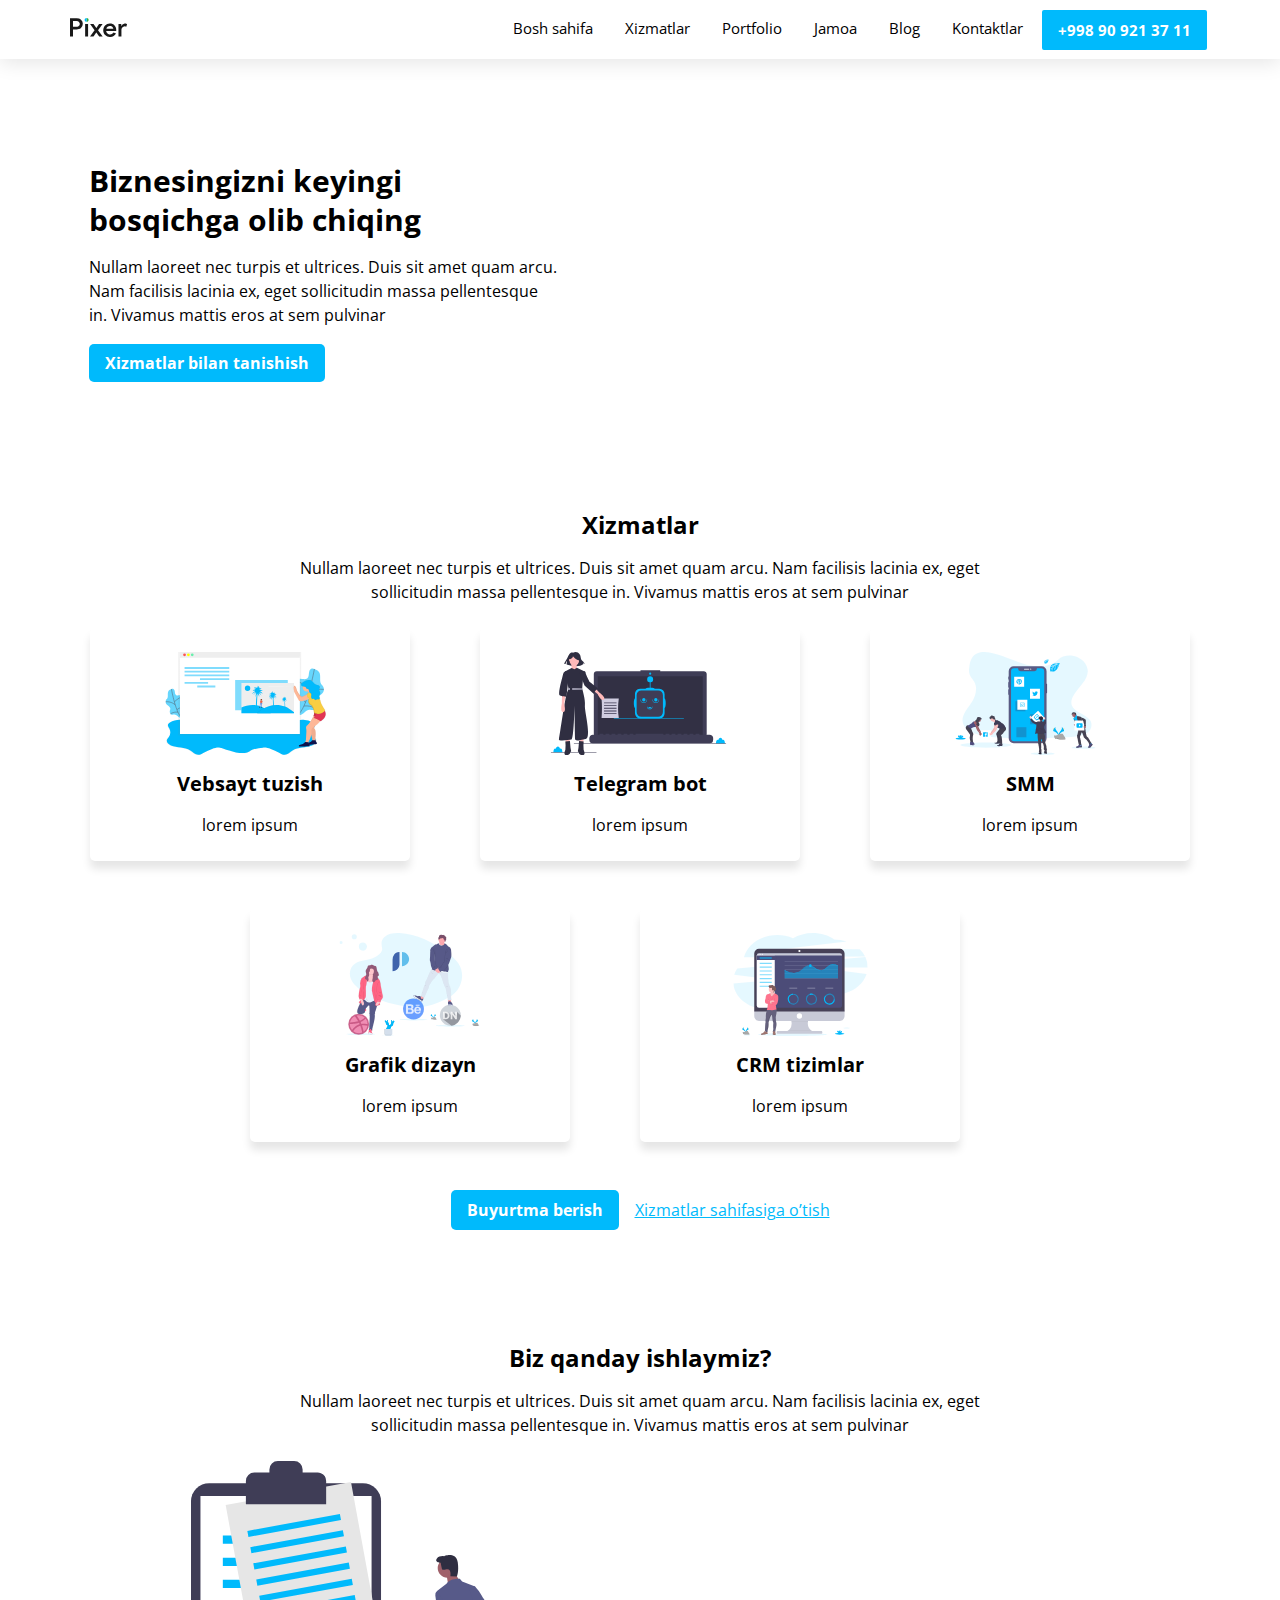
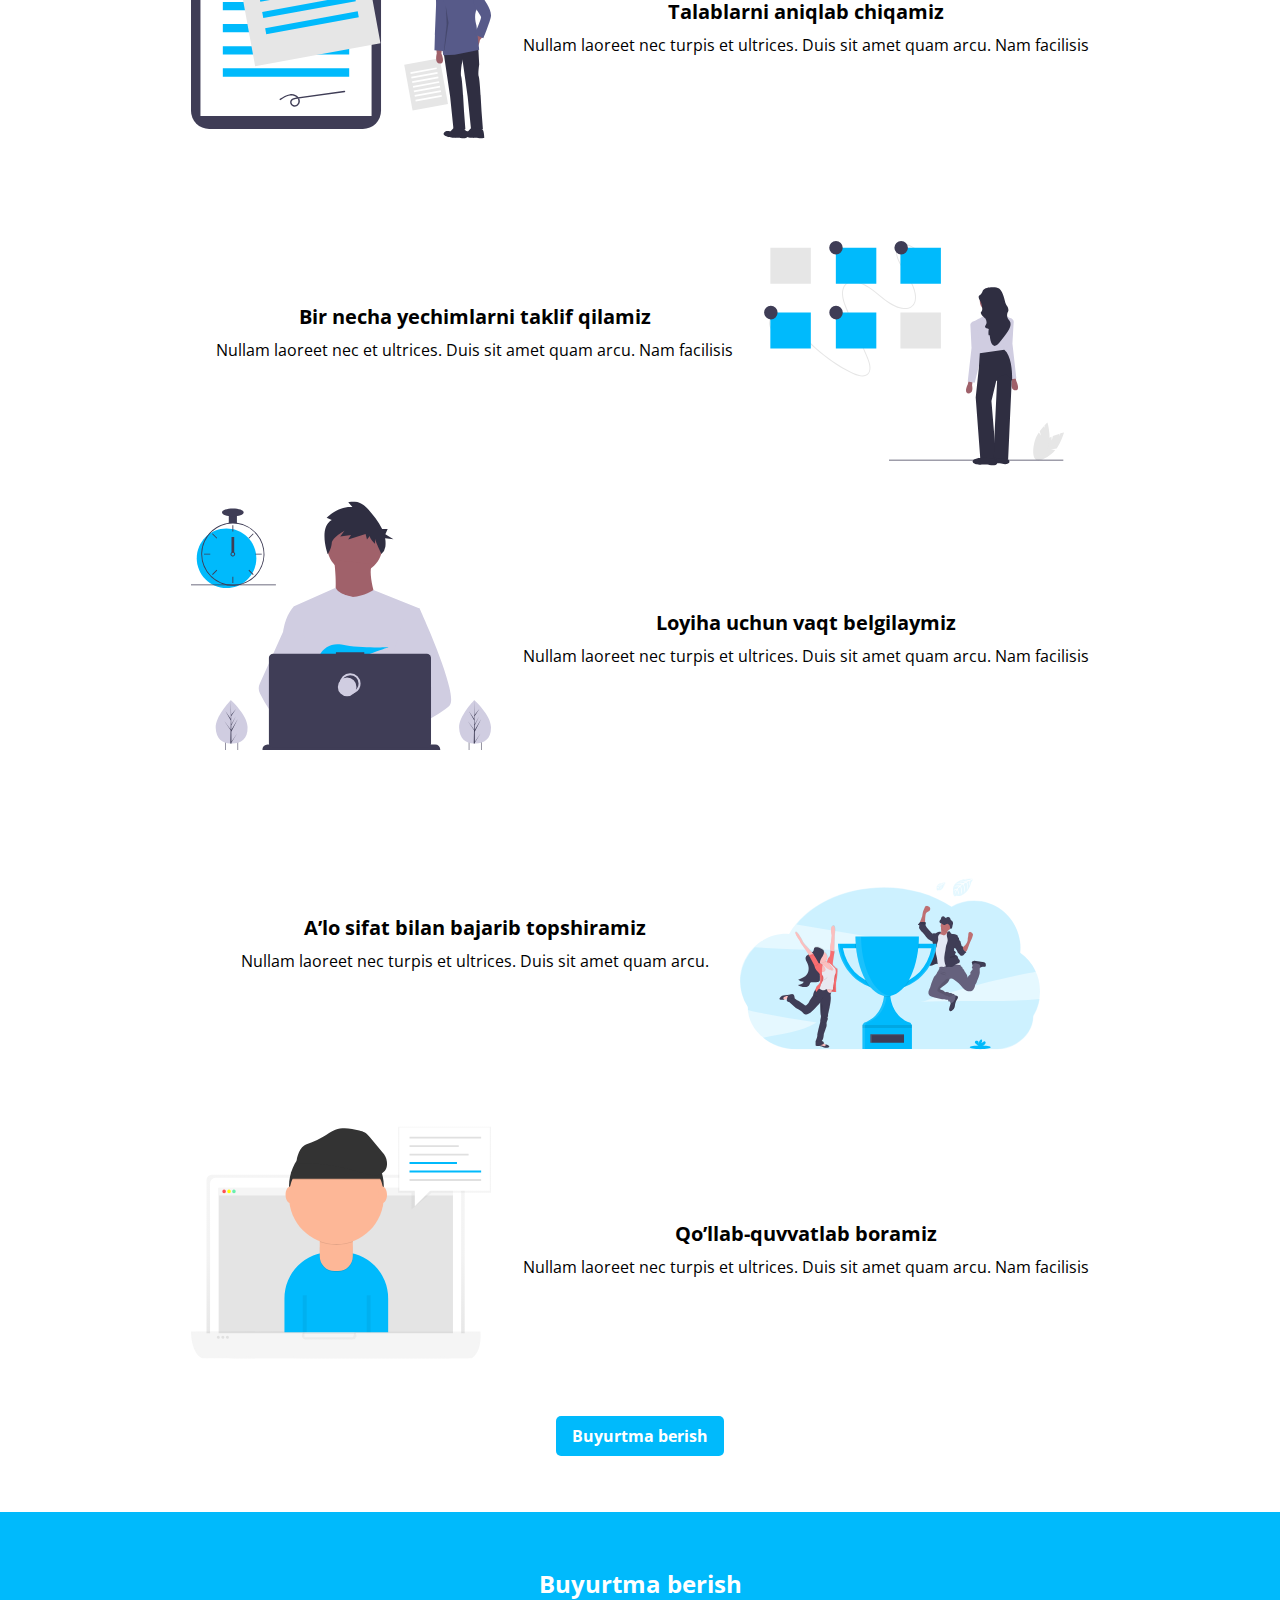
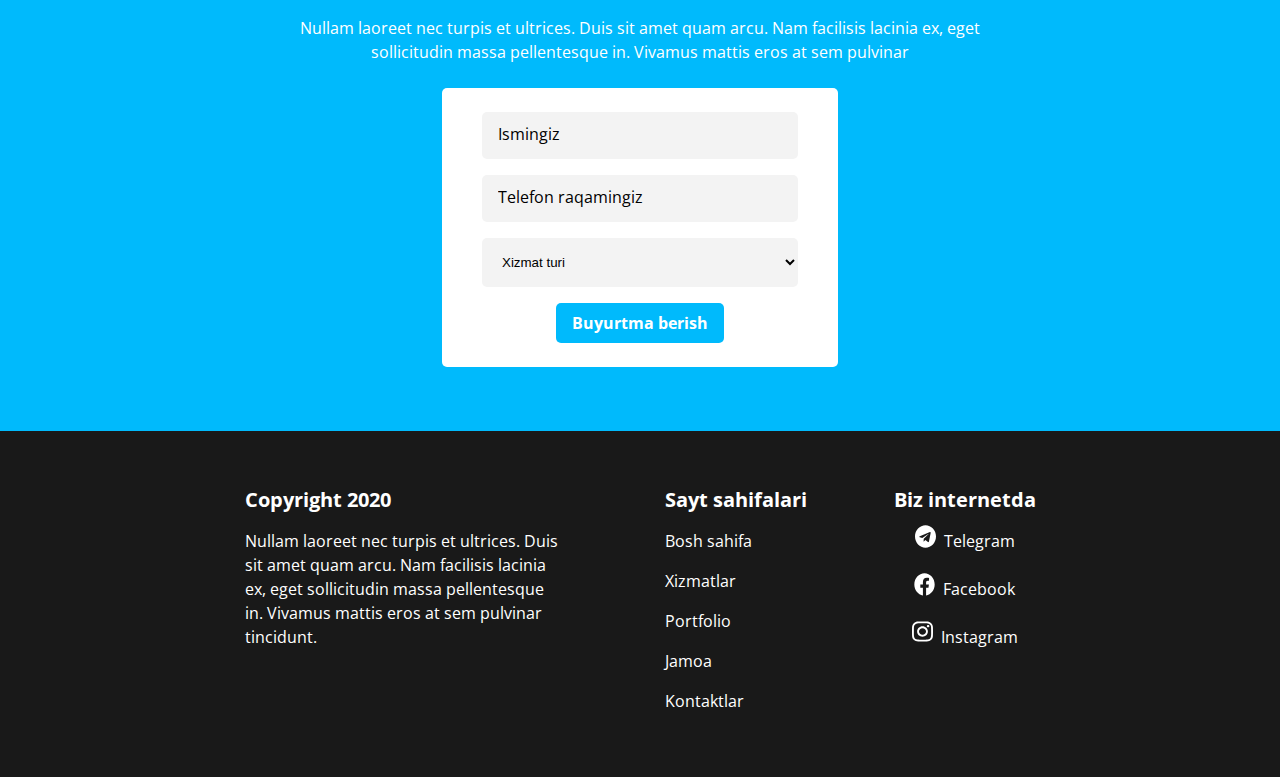
<file: index.html>
<!DOCTYPE html>
<html lang="en">
  <head>
    <meta charset="UTF-8" />
    <meta http-equiv="X-UA-Compatible" content="IE=edge" />
    <meta name="viewport" content="width=device-width, initial-scale=1.0" />
    <link rel="stylesheet" href="/css.css/main.css" />
    <!-- <link rel="stylesheet" href="/css.css/auto.css">
    <link rel="stylesheet" href="/css.css/mini.css" /> -->
    <title>pixer</title>
  </head>
  <body>
    <header class="site-header">
      <div class="container">
        <div class="header-option">
          <a class="img-href" href="/index.html">
            <img class="site-logo" src="./img/logo.svg" alt=" site logo" />
          </a>
          <nav class="header-navbar">
            <ul class="navbar-list">
              <li class="navbar-itams">
                <a class="itams-text" href="/index.html">Bosh sahifa</a>
              </li>
              <li class="navbar-itams">
                <a class="itams-text" href="/service.html">Xizmatlar</a>
              </li>
              <li class="navbar-itams">
                <a class="itams-text" href="/Portfolio.html">Portfolio</a>
              </li>
              <li class="navbar-itams">
                <a class="itams-text" href="/team.html">Jamoa</a>
              </li>
              <li class="navbar-itams">
                <a class="itams-text" href="/blog.html">Blog</a>
              </li>
              <li class="navbar-itams">
                <a class="itams-text" href="/kontakts.html">Kontaktlar</a>
              </li>
            </ul>
          </nav>
          <a class="header-tell" href="tel:+998909213711">+998 90 921 37 11</a>
        </div>
      </div>
    </header>
    <main>
      <section class="intro">
        <div class="container">
          <div class="options-section">
            <div class="intro-options">
              <h1 class="boss-text">
                Biznesingizni keyingi bosqichga olib chiqing
              </h1>
              <p class="intro-mini-text">
                Nullam laoreet nec turpis et ultrices. Duis sit amet quam arcu.
                Nam facilisis lacinia ex, eget sollicitudin massa pellentesque
                in. Vivamus mattis eros at sem pulvinar
              </p>
              <a class="well-servis" href="/welcom-servises.html"
                >Xizmatlar bilan tanishish</a
              >
            </div>

            <iframe
              class="youtube"
              src="https://www.youtube.com/embed/6_pru8U2RmM"
              title="The whole working-from-home thing — Apple"
              allow="accelerometer; autoplay; clipboard-write; encrypted-media; gyroscope; picture-in-picture"
              allowfullscreen
            ></iframe>
          </div>
        </div>
      </section>

      <section class="main-servis">
        <div class="container">
          <div class="our-sevvis-box">
            <h2 class="our-sevvis" id="servis">Xizmatlar</h2>
          </div>
          <div class="our-servis-mini-text-box">
            <p class="our-servis-mini-text">
              Nullam laoreet nec turpis et ultrices. Duis sit amet quam arcu.
              Nam facilisis lacinia ex, eget sollicitudin massa pellentesque in.
              Vivamus mattis eros at sem pulvinar
            </p>
          </div>
          <ul class="list-servis">
            <li class="servis-itams">
              <a class="servis-itams-hreft" href="website.html">
                <div class="servis-itams-box">
                  <h3 class="servis-itams-big-text">Vebsayt tuzish</h3>
                  <p class="servis-itams-mini-text">lorem ipsum</p>
                </div>
              </a>
            </li>
            <li class="servis-itams servis-itams-bot">
              <a class="servis-itams-hreft" href="telegram.html">
                <div class="servis-itams-box">
                  <h3 class="servis-itams-big-text">Telegram bot</h3>
                  <p class="servis-itams-mini-text">lorem ipsum</p>
                </div>
              </a>
            </li>
            <li class="servis-itams servis-itams-smm">
              <a class="servis-itams-hreft" href="/smm.html">
                <div class="servis-itams-box">
                  <h3 class="servis-itams-big-text">SMM</h3>
                  <p class="servis-itams-mini-text">lorem ipsum</p>
                </div>
              </a>
            </li>
            <li class="servis-itams servis-itams-grafik">
              <a class="servis-itams-hreft" href="/Grafik.html">
                <div class="servis-itams-box">
                  <h3 class="servis-itams-big-text">Grafik dizayn</h3>
                  <p class="servis-itams-mini-text">lorem ipsum</p>
                </div>
              </a>
            </li>
            <li class="servis-itams servis-itams-crm">
              <a class="servis-itams-hreft" href="/crm.html">
                <div class="servis-itams-box">
                  <h3 class="servis-itams-big-text">CRM tizimlar</h3>
                  <p class="servis-itams-mini-text">lorem ipsum</p>
                </div>
              </a>
            </li>
          </ul>
          <div class="duble-hreff-box">
            <a class="well-servis" href="/Ordering.html">Buyurtma berish</a>
            <a class="mini-href" href="/welcom-servises.html"
              >Xizmatlar sahifasiga o’tish</a
            >
          </div>
        </div>
      </section>

      <section class="work-section">
        <div class="container container-twoo">
          <div class="our-sevvis-box">
            <h2 class="our-sevvis">Biz qanday ishlaymiz?</h2>
          </div>
          <div class="our-servis-mini-text-box">
            <p class="our-servis-mini-text">
              Nullam laoreet nec turpis et ultrices. Duis sit amet quam arcu.
              Nam facilisis lacinia ex, eget sollicitudin massa pellentesque in.
              Vivamus mattis eros at sem pulvinar
            </p>
          </div>
          <ol class="work-list">
            <li class="work-itms">
              <div class="work-text-box">
                <h3 class="work-big-text">Talablarni aniqlab chiqamiz</h3>
                <p class="work-mini-text">
                  Nullam laoreet nec turpis et ultrices. Duis sit amet quam
                  arcu. Nam facilisis
                </p>
              </div>
            </li>

            <li class="work-itms work-text-box-nullam">
              <div class="work-text-box">
                <h3 class="work-big-text">
                  Bir necha yechimlarni taklif qilamiz
                </h3>
                <p class="work-mini-text">
                  Nullam laoreet nec et ultrices. Duis sit amet quam arcu. Nam
                  facilisis
                </p>
              </div>
            </li>

            <li class="work-itms work-img-time">
              <div class="work-text-box">
                <h3 class="work-big-text">Loyiha uchun vaqt belgilaymiz</h3>
                <p class="work-mini-text">
                  Nullam laoreet nec turpis et ultrices. Duis sit amet quam
                  arcu. Nam facilisis
                </p>
              </div>
            </li>

            <li class="work-itms work-img-kubk">
              <div class="work-text-box">
                <h3 class="work-big-text">
                  A’lo sifat bilan bajarib topshiramiz
                </h3>
                <p class="work-mini-text">
                  Nullam laoreet nec turpis et ultrices. Duis sit amet quam
                  arcu.
                </p>
              </div>
            </li>

            <li class="work-itms work-img-komp">
              <div class="work-text-box">
                <h3 class="work-big-text">Qo’llab-quvvatlab boramiz</h3>
                <p class="work-mini-text">
                  Nullam laoreet nec turpis et ultrices. Duis sit amet quam
                  arcu. Nam facilisis
                </p>
              </div>
            </li>
          </ol>
          <div class="well-servis-sec">
            <a class="well-servis" href="/Ordering.html">Buyurtma berish</a>
          </div>
        </div>
      </section>

      <section class="main-foter">
        <div class="container">
          <div class="our-sevvis-box">
            <h2 class="our-sevvis while">Buyurtma berish</h2>
          </div>
          <div class="our-servis-mini-text-box">
            <p class="our-servis-mini-text while">
              Nullam laoreet nec turpis et ultrices. Duis sit amet quam arcu.
              Nam facilisis lacinia ex, eget sollicitudin massa pellentesque in.
              Vivamus mattis eros at sem pulvinar
            </p>
          </div>

          <form
            class="boss-form"
            action="https://echo.htmlacademy.ru/"
            autocomplete="off"
            method="post"
          >
            <input
              class="in-name"
              type="text"
              name="name"
              placeholder="Ismingiz"
              required
              aria-label="ismingiz"
            />
            <input
              class="in-name"
              type="tel"
              name="tell"
              placeholder="Telefon raqamingiz"
              required
              aria-label="Telefon raqamingiz"
            />

            <select class="in-name sel-boss" name="choose" id="choose-name">
              <option class="optin-sel" disabled selected>Xizmat turi</option>
              <option class="optin-sel">Bosh sahifa</option>
              <option class="optin-sel">Xizmatlar</option>
              <option class="optin-sel">Portfolio</option>
              <option class="optin-sel">Jamoa</option>
              <option class="optin-sel">Blog</option>
              <option class="optin-sel">Kontaktlar</option>
            </select>
            <button class="well-servis but-two" type="submit">
              Buyurtma berish
            </button>
          </form>
        </div>
      </section>
    </main>

    <footer class="footer-boss">
      <div class="container">
        <div class="boss-optim">
          <div class="optop-footer">
            <strong class="footer-big-text"> Copyright 2020</strong>
            <p class="footer-mini-tex">
              Nullam laoreet nec turpis et ultrices. Duis sit amet quam arcu.
              Nam facilisis lacinia ex, eget sollicitudin massa pellentesque in.
              Vivamus mattis eros at sem pulvinar tincidunt.
            </p>
          </div>

          <div class="footer-optim">
            <strong class="footer-big-text">Sayt sahifalari</strong>

            <ul class="footer-list">
              <li class="footer-link">
                <p class="footer-text-itms">Bosh sahifa</p>
              </li>
              <li class="footer-link">
                <p class="footer-text-itms">Xizmatlar</p>
              </li>
              <li class="footer-link">
                <p class="footer-text-itms">Portfolio</p>
              </li>
              <li class="footer-link"><p class="footer-text-itms">Jamoa</p></li>
              <li class="footer-link">
                <p class="footer-text-itms">Kontaktlar</p>
              </li>
            </ul>
          </div>

          <div class="footer-icon-box">
            <strong class="footer-big-text">Biz internetda</strong>
            <ul class="footer-list icon-list">
              <li class="footer-link icon-iteam">
                <p class="footer-text-itms icon-teams">Telegram</p>
              </li>
              <li class="footer-link icon-iteam icon-instagrm">
                <p class="footer-text-itms">Facebook</p>
              </li>
              <li class="footer-link icon-iteam icon-facebook">
                <p class="footer-text-itms">Instagram</p>
              </li>
            </ul>
          </div>
        </div>
      </div>
    </footer>
  </body>
</html>
</file>
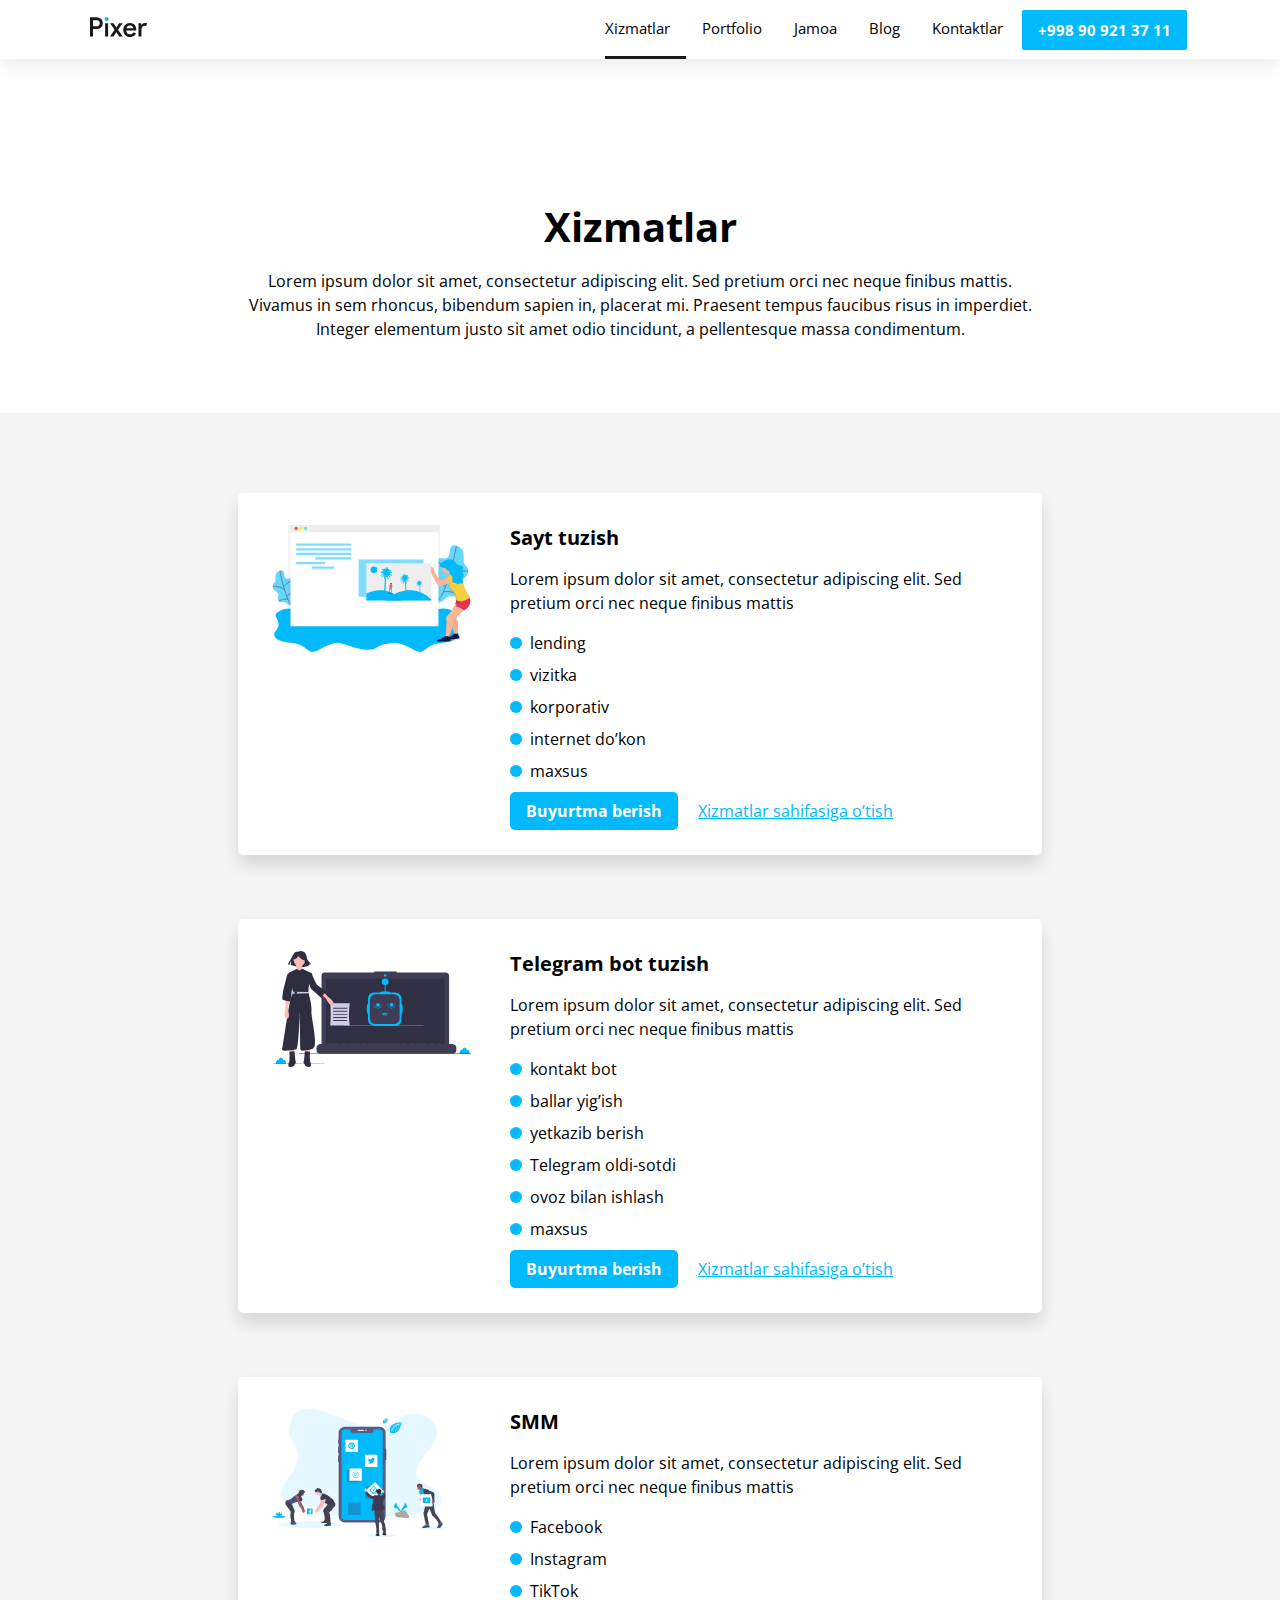
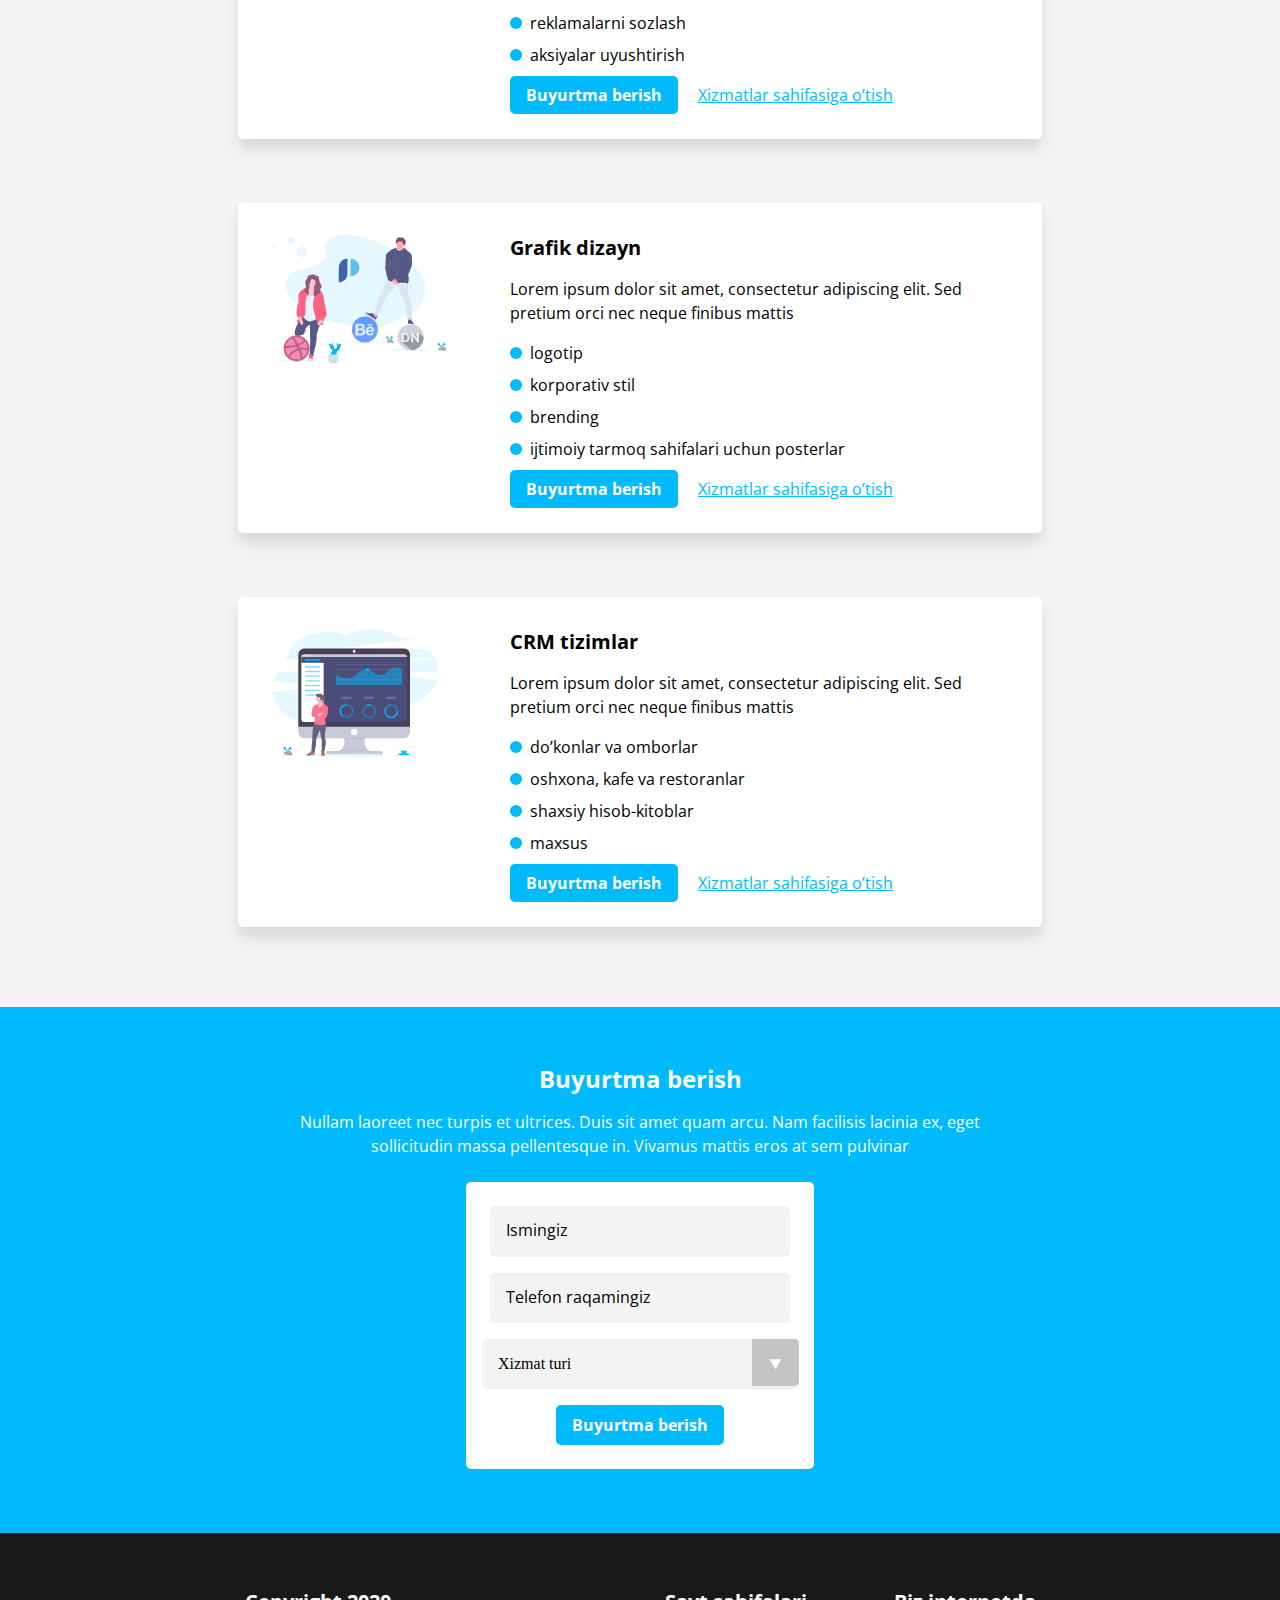
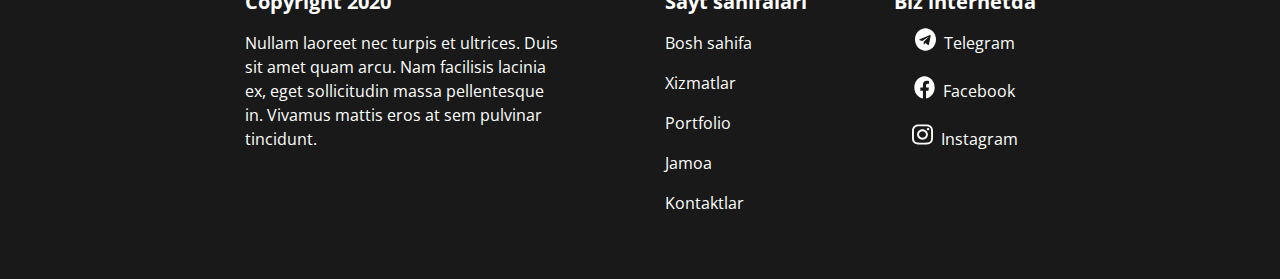
<file: service.html>
<!DOCTYPE html>
<html lang="en">
  <head>
    <meta charset="UTF-8" />
    <meta http-equiv="X-UA-Compatible" content="IE=edge" />
    <meta name="viewport" content="width=device-width, initial-scale=1.0" />
    <link rel="stylesheet" href="/css.css/servis.css" />
    <!-- <link rel="stylesheet" href="/css.css/servis-auto.css"> -->
    <!-- <link rel="stylesheet" href="/css.css/servis-minifiy.css"> -->
    <title>Document</title>
  </head>
  <body>
    <header class="site-header">
      <div class="container">
        <div class="header-option">
          <a class="img-href" href="/index.html">
            <img class="site-logo" src="./img/logo.svg" alt=" site logo" />
          </a>
          <nav class="header-navbar">
            <ul class="navbar-list">
              <li class="navbar-itams servis-border">
                <a class="itams-text" href="/service.html">Xizmatlar</a>
              </li>
              <li class="navbar-itams">
                <a class="itams-text" href="/Portfolio.html">Portfolio</a>
              </li>
              <li class="navbar-itams">
                <a class="itams-text" href="/team.html">Jamoa</a>
              </li>
              <li class="navbar-itams">
                <a class="itams-text" href="/blog.html">Blog</a>
              </li>
              <li class="navbar-itams">
                <a class="itams-text" href="/kontakts.html">Kontaktlar</a>
              </li>
            </ul>
          </nav>
          <a class="header-tell" href="tel:+998909213711">+998 90 921 37 11</a>
        </div>
      </div>
    </header>

    <main>
      <section class="intro">
        <div class="container">
          <div class="box-xizmatlar" id="xizmat">
            <h1 class="xizmatlar">Xizmatlar</h1>
            <p class="mini-tex-xizlatlar">
              Lorem ipsum dolor sit amet, consectetur adipiscing elit. Sed
              pretium orci nec neque finibus mattis. Vivamus in sem rhoncus,
              bibendum sapien in, placerat mi. Praesent tempus faucibus risus in
              imperdiet. Integer elementum justo sit amet odio tincidunt, a
              pellentesque massa condimentum.
            </p>
          </div>
        </div>
      </section>

      <section class="sec-optom">
        <ul class="list">
          <li class="itms">
            <h2 class="big-text-li">Sayt tuzish</h2>
            <p class="tex-li">
              Lorem ipsum dolor sit amet, consectetur adipiscing elit. Sed
              pretium orci nec neque finibus mattis
            </p>
            <ul class="min-list">
              <li class="mini-atms">lending</li>
              <li class="mini-atms">vizitka</li>
              <li class="mini-atms">korporativ</li>
              <li class="mini-atms">internet do’kon</li>
              <li class="mini-atms">maxsus</li>
            </ul>
            <div class="duble-hreff-box">
              <a class="well-servis" href="#boom">Buyurtma berish</a>
              <a class="mini-href" href="#xizmat">Xizmatlar sahifasiga o’tish</a>
            </div>
          </li>

          <li class="itms">
            <h2 class="big-text-li">Telegram bot tuzish</h2>
            <p class="tex-li">
              Lorem ipsum dolor sit amet, consectetur adipiscing elit. Sed
              pretium orci nec neque finibus mattis
            </p>
            <ul class="min-list min-list-twoo">
              <li class="mini-atms">kontakt bot</li>
              <li class="mini-atms">ballar yig’ish</li>
              <li class="mini-atms">yetkazib berish</li>
              <li class="mini-atms">Telegram oldi-sotdi</li>
              <li class="mini-atms">ovoz bilan ishlash</li>
              <li class="mini-atms">maxsus</li>
            </ul>
            <div class="duble-hreff-box">
              <a class="well-servis" href="#boom">Buyurtma berish</a>
              <a class="mini-href" href="#xizmat">Xizmatlar sahifasiga o’tish</a>
            </div>
          </li>

          <li class="itms">
            <h2 class="big-text-li">SMM</h2>
            <p class="tex-li">
              Lorem ipsum dolor sit amet, consectetur adipiscing elit. Sed
              pretium orci nec neque finibus mattis
            </p>
            <ul class="min-list min-list-three">
              <li class="mini-atms">Facebook</li>
              <li class="mini-atms">Instagram</li>
              <li class="mini-atms">TikTok</li>
              <li class="mini-atms">reklamalarni sozlash</li>
              <li class="mini-atms">aksiyalar uyushtirish</li>
            </ul>
            <div class="duble-hreff-box">
              <a class="well-servis" href="#boom">Buyurtma berish</a>
              <a class="mini-href" href="#xizmat">Xizmatlar sahifasiga o’tish</a>
            </div>
          </li>

          <li class="itms">
            <h2 class="big-text-li">Grafik dizayn</h2>
            <p class="tex-li">
              Lorem ipsum dolor sit amet, consectetur adipiscing elit. Sed
              pretium orci nec neque finibus mattis
            </p>
            <ul class="min-list min-list-for">
              <li class="mini-atms">logotip</li>
              <li class="mini-atms">korporativ stil</li>
              <li class="mini-atms">brending</li>

              <li class="mini-atms">
                ijtimoiy tarmoq sahifalari uchun posterlar
              </li>
            </ul>
            <div class="duble-hreff-box">
              <a class="well-servis" href="#boom">Buyurtma berish</a>
              <a class="mini-href" href="#xizmat">Xizmatlar sahifasiga o’tish</a>
            </div>
          </li>

          <li class="itms">
            <h2 class="big-text-li">CRM tizimlar</h2>
            <p class="tex-li">
              Lorem ipsum dolor sit amet, consectetur adipiscing elit. Sed
              pretium orci nec neque finibus mattis
            </p>
            <ul class="min-list min-list-five">
              <li class="mini-atms">do’konlar va omborlar</li>
              <li class="mini-atms">oshxona, kafe va restoranlar</li>
              <li class="mini-atms">shaxsiy hisob-kitoblar</li>
              <li class="mini-atms">maxsus</li>
            </ul>
            <div class="duble-hreff-box">
              <a class="well-servis" href="#boom">Buyurtma berish</a>
              <a class="mini-href" href="#xizmat">Xizmatlar sahifasiga o’tish</a>
            </div>
          </li>
        </ul>
      </section>

      
      <section class="main-foter" id="boom">
        <div class="container">
          <div class="our-sevvis-box">
            <h2 class="our-sevvis while">Buyurtma berish</h2>
          </div>
          <div class="our-servis-mini-text-box">
            <p class="our-servis-mini-text while">
              Nullam laoreet nec turpis et ultrices. Duis sit amet quam arcu.
              Nam facilisis lacinia ex, eget sollicitudin massa pellentesque in.
              Vivamus mattis eros at sem pulvinar
            </p>
          </div>

          <form
            class="boss-form"
            action="https://echo.htmlacademy.ru/"
            autocomplete="off"
            method="post"
          >
            <input
              class="in-name"
              type="text"
              name="name"
              placeholder="Ismingiz"
              required
              aria-label="ismingiz"
            />
            <input
              class="in-name"
              type="tel"
              name="tell"
              placeholder="Telefon raqamingiz"
              required
              aria-label="Telefon raqamingiz"
            />
<div class="strelka">


            <select class="in-name sel-boss" name="choose" id="choose-name">
              <option class="optin-sel" disabled selected>Xizmat turi</option>
              <option class="optin-sel">Bosh sahifa</option>
              <option class="optin-sel">Xizmatlar</option>
              <option class="optin-sel">Portfolio</option>
              <option class="optin-sel">Jamoa</option>
              <option class="optin-sel">Blog</option>
              <option class="optin-sel">Kontaktlar</option>
            </select>
          </div>
            <button class="well-servis but-two " type="submit">
              Buyurtma berish
            </button>
          </form>
        </div>
      </section>
    </main>

    <footer class="footer-boss">
      <div class="container">
        <div class="boss-optim">
          <div class="optop-footer">
            <strong class="footer-big-text"> Copyright 2020</strong>
            <p class="footer-mini-tex">
              Nullam laoreet nec turpis et ultrices. Duis sit amet quam arcu.
              Nam facilisis lacinia ex, eget sollicitudin massa pellentesque in.
              Vivamus mattis eros at sem pulvinar tincidunt.
            </p>
          </div>

          <div class="footer-optim">
            <strong class="footer-big-text">Sayt sahifalari</strong>

            <ul class="footer-list">
              <li class="footer-link">
                <p class="footer-text-itms">Bosh sahifa</p>
              </li>
              <li class="footer-link">
                <p class="footer-text-itms">Xizmatlar</p>
              </li>
              <li class="footer-link">
                <p class="footer-text-itms">Portfolio</p>
              </li>
              <li class="footer-link"><p class="footer-text-itms">Jamoa</p></li>
              <li class="footer-link">
                <p class="footer-text-itms">Kontaktlar</p>
              </li>
            </ul>
          </div>

          <div class="footer-icon-box">
            <strong class="footer-big-text">Biz internetda</strong>
            <ul class="footer-list icon-list">
              <li class="footer-link icon-iteam">
                <p class="footer-text-itms icon-teams">Telegram</p>
              </li>
              <li class="footer-link icon-iteam icon-instagrm">
                <p class="footer-text-itms">Facebook</p>
              </li>
              <li class="footer-link icon-iteam icon-facebook">
                <p class="footer-text-itms">Instagram</p>
              </li>
            </ul>
          </div>
        </div>
      </div>
    </footer>
    </main>
  </body>
</html>
</file>
<file: css.css/main.css>
/* open-sans-regular - latin */
@font-face {
  font-family: "Open Sans";
  font-style: normal;
  font-weight: 400;
  src: local(""),
    url("/fonts/open-sans-v29-latin-regular.woff2") format("woff2"),
    url("/fonts/open-sans-v29-latin-regular.woff") format("woff");
}

@font-face {
  font-family: "Open Sans";
  font-style: normal;
  font-weight: 700;
  src: local(""), url("/fonts/open-sans-v29-latin-700.woff2") format("woff2"),
    url("/fonts/open-sans-v29-latin-700.woff") format("woff");
}
body {
  margin: 0;
  box-sizing: border-box;
}
.site-header {
  background: #ffffff;
  box-shadow: 0px 4px 20px rgba(0, 0, 0, 0.1);
}
.container {
  max-width: 1140px;
  margin-right: auto;
  margin-left: auto;
  padding-right: 20px;
  padding-left: 20px;
}
.container-twoo {
  width: 900px;
}
.header-option {
  display: flex;
  align-items: center;
}
.site-logo {
  width: 58px;
}
.header-navbar {
  margin-left: auto;
}
.navbar-list {
  margin: 0;

  padding: 0;
  list-style: none;
  display: flex;
  align-items: center;
}
.navbar-itams {
  border-bottom: 3px solid #fff;
  padding: 16px;
}
.navbar-itams:hover {
  border-bottom: 3px solid #191919;
}
.navbar-itams:active {
  background: #191919;
  color: #fff;
  opacity: 0.7;
}
.itams-text:active {
  color: #fff;
}
.itams-text {
  margin: 0;
  text-decoration: none;
  font-family: "Open Sans";
  font-style: normal;
  font-weight: 400;
  font-size: 15px;
  line-height: 24px;
  color: #000000;
}
.header-tell {
  padding: 8px 16px;
  font-family: "Open Sans";
  font-style: normal;
  font-weight: 700;
  font-size: 15px;
  line-height: 24px;
  background: #00bafc;
  color: #ffffff;
  border: 3px solid #fff;
  border-radius: 5px;
  text-decoration: none;
}
.header-tell:hover {
  background: #ffffff;
  color: #00bafc;
  border: 3px solid #00bafc;
  border-radius: 5px;
}
.header-tell:active {
  background: #00bafc;
  color: #ffffff;
  opacity: 0.6;
}
.intro {
  padding-top: 80px;
  padding-bottom: 56px;
}
.options-section {
  display: flex;
  align-items: center;
  justify-content: center;
}
.intro-options {
  width: 470px;
}
.boss-text {
  margin: 0;
  margin-bottom: 16px;
  font-family: "Open Sans";
  font-style: normal;
  font-weight: 700;
  font-size: 30px;
  line-height: 130%;
  color: #000000;
}
.intro-mini-text {
  margin: 0;
  margin-bottom: 24px;
  font-family: "Open Sans";
  font-style: normal;
  font-weight: 400;
  font-size: 16px;
  line-height: 24px;
  color: #000000;
}
.well-servis {
  font-family: "Open Sans";
  font-style: normal;
  font-weight: 700;
  font-size: 16px;
  line-height: 24px;
  text-decoration: none;
  padding: 8px 16px;
  background: #00bafc;
  color: #fff;
  border-radius: 5px;
}
.well-servis:hover {
  opacity: 0.8;
}
.well-servis:active {
  opacity: 0.6;
}

.youtube {
  width: 458px;
  height: 258px;
  margin-left: 175px;
  border: none;
  border-radius: 5px;
}
.main-servis {
  padding: 56px 0;
}
.work-section {
  padding: 56px 0px;
}
.our-sevvis {
  margin: 0;
  font-family: "Open Sans";
  font-style: normal;
  font-weight: 700;
  font-size: 24px;
  line-height: 130%;
  text-align: center;
  color: #000000;
}
.our-sevvis-box {
  display: flex;
  align-items: center;
  justify-content: center;
  margin-bottom: 16px;
}
.our-servis-mini-text-box {
  width: 719px;
  margin-right: auto;
  margin-left: auto;
}
.our-servis-mini-text {
  margin: 0;
  margin-bottom: 24px;
  font-family: "Open Sans";
  font-style: normal;
  font-weight: 400;
  font-size: 16px;
  line-height: 24px;
  text-align: center;
  color: #000000;
}

.list-servis {
  display: flex;
  align-items: center;
  justify-content: center;
  flex-wrap: wrap;
  margin: 0;
  padding: 0;
  list-style: none;
}
.servis-itams {
  width: 320px;
  margin-right: 70px;
  margin-bottom: 48px;
  padding-top: 24px;
  padding-bottom: 24px;
  background: #ffffff;
  box-shadow: 0px 8px 8px rgba(0, 0, 0, 0.1);
  border-radius: 5px;
}
.servis-itams-hreft {
  text-decoration: none;
  font-family: "Open Sans";
  font-style: normal;
  font-weight: 400;
  font-size: 16px;
  line-height: 24px;
  text-align: center;
  color: #000000;
}
.servis-itams::before {
  content: "";
  width: 170px;
  height: 103px;
  display: block;
  margin-right: auto;
  margin-left: auto;
  background-image: url("/img/website-illustration-women.svg");
  background-size: contain;
  background-repeat: no-repeat;
}
.servis-itams:nth-child(3) {
  margin-right: 0;
}

.servis-itams-big-text {
  display: flex;
  justify-content: center;
  margin: 0;
  margin: 16px 0;

  font-family: "Open Sans";
  font-style: normal;
  font-weight: 700;
  font-size: 20px;
  line-height: 130%;
  color: #000000;
}
.servis-itams-mini-text {
  margin: 0;
}
.servis-itams-box {
  margin-right: auto;
  margin-left: auto;
}
.servis-itams:hover {
  box-shadow: 0px 12px 21px #0000001a;
}
.servis-itams::after {
  box-shadow: 0px 4px 4px #00000033;
}

.servis-itams-bot::before {
  width: 180px;
  background-image: url("/img/bot-illustration.svg");
}
.servis-itams-smm::before {
  width: 150px;
  background-image: url("/img/smm-illustration.svg");
}
.servis-itams-grafik::before {
  width: 142px;
  background-image: url("/img/design-illustration.svg");
}
.servis-itams-crm::before {
  width: 135px;
  background-image: url("/img/crm-illustration.svg");
}
.duble-hreff-box {
  display: flex;
  align-items: center;
  justify-content: center;
}
.mini-href {
  margin-left: 16px;
  font-family: "Open Sans";
  font-style: normal;
  font-weight: 400;
  font-size: 16px;
  line-height: 24px;
  text-decoration-line: underline;
  color: #00bafc;
}

.work-list {
  margin: 0;
  padding: 0;
  list-style: none;
}
.work-itms {
  display: flex;
  align-items: center;
  justify-content: center;
  text-align: center;
}
.work-text-box {
  flex-wrap: wrap;
}
.work-itms::before {
  content: "";
  display: block;
  width: 300px;
  height: 278px;
  margin-right: 32px;
  margin-bottom: 55px;
  background-image: url("/img/step-illlustration-2.svg");
  background-size: contain;
  background-repeat: no-repeat;
}
.work-text-box-nullam::before {
  margin: 0;
  margin-left: 31px;
  background-image: url("/img/step-illlustration-1.svg");
  background-position: calc(50%) calc(50% + 20px);
}
.work-img-time::before {
  background-image: url("/img/step-illustration\ -3.svg");
  background-position: calc(50%) calc(50% + 20px);
}
.work-img-kubk::before {
  margin: 0;
  margin-left: 31px;
  background-image: url("/img/kubok-svg.svg");
  background-position: calc(50%) calc(50% + 20px);
}
.work-img-komp::before {
  background-image: url("/img/kompyuter-man.svg");
  background-position: calc(50%) calc(50% + 20px);
}
.work-itms:nth-child(2n) {
  flex-direction: row-reverse;
}
.well-servis-sec {
  display: flex;
  align-items: center;
  justify-content: center;
}
.work-big-text {
  margin: 0;
  margin-bottom: 8px;
  font-family: "Open Sans";
  font-style: normal;
  font-weight: 700;
  font-size: 20px;
  line-height: 130%;
  color: #000000;
}
.work-mini-text {
  margin: 0;
  font-family: "Open Sans";
  font-style: normal;
  font-weight: 400;
  font-size: 16px;
  line-height: 24px;
  color: #000000;
}

.main-foter {
  padding: 56px 0 64px 0;
  background: #00bafc;
}
.while {
  color: #fff;
}
.in-name {
  width: 300px;
  margin-bottom: 16px;
  padding: 16px 0 16px 16px;
  color: #000000;
  text-decoration: none;
  background: #f3f3f3;
  border: none;
  border-radius: 5px;
}
.boss-form {
  width: 348px;
  display: flex;
  flex-direction: column;
  align-items: center;
  margin-right: auto;
  margin-left: auto;
  padding: 24px;
  background: #ffffff;
  border-radius: 5px;
}
.in-name::placeholder {
  font-family: "Open Sans";
  font-style: normal;
  font-weight: 400;
  font-size: 16px;
  line-height: 150%;

  color: #000000;
}
.optin-sel {
  font-family: "Open Sans";
  font-style: normal;
  font-weight: 400;
  font-size: 16px;
  line-height: 150%;
  color: #000000;
}
.sel-boss {
  width: 316px;
}
.but-two {
  border: none;
}
.footer-boss {
  background: #191919;
  padding: 56px 0 56px 0;
}
.boss-optim {
  display: flex;
  /* align-items: center; */
  justify-content: center;
}

.optop-footer {
  width: 320px;
  margin-right: 100px;
}
.footer-optim {
  margin-right: 87px;
}
.footer-big-text {
  margin: 0;

  font-family: "Open Sans";
  font-style: normal;
  font-weight: 700;
  font-size: 20px;
  line-height: 130%;
  color: #ffffff;
}
.footer-mini-tex {
  margin: 0;
  margin-top: 16px;
  font-family: "Open Sans";
  font-style: normal;
  font-weight: 400;
  font-size: 16px;
  line-height: 150%;
  color: #ffffff;
}

.footer-list {
  list-style: none;
  margin: 0;
  padding: 0;
}

.footer-text-itms {
  margin: 0;
  margin-top: 16px;
  margin-bottom: 8px;
  font-family: "Open Sans";
  font-style: normal;
  font-weight: 400;
  font-size: 16px;
  line-height: 24px;
  color: #ffffff;
}
.footer-text-itms:hover {
  color: #00bafc;
}
.footer-text-itms:active {
  opacity: 0.6;
}
.icon-iteam {
  display: flex;
  align-items: center;
  justify-content: center;
}
.icon-iteam::before {
  content: "";
  display: block;
  width: 21px;
  height: 23px;
  margin-right: 8px;
  background-image: url("/img/telegram.svg");
  background-size: contain;
  background-repeat: no-repeat;
}
.icon-facebook::before {
  background-image: url("/img/Vector\ \(1\)\ \(1\).svg");
}
.icon-instagrm::before {
  background-image: url("/img/Vector\ \(2\).svg");
}
</file>
<file: css.css/auto.css>
/*
* Prefixed by https://autoprefixer.github.io
* PostCSS: v8.4.12,
* Autoprefixer: v10.4.4
* Browsers: last 4 version
*/

/* open-sans-regular - latin */
@font-face {
  font-family: "Open Sans";
  font-style: normal;
  font-weight: 400;
  src: local(""),
    url("/fonts/open-sans-v29-latin-regular.woff2") format("woff2"),
    url("/fonts/open-sans-v29-latin-regular.woff") format("woff");
}

@font-face {
  font-family: "Open Sans";
  font-style: normal;
  font-weight: 700;
  src: local(""), url("/fonts/open-sans-v29-latin-700.woff2") format("woff2"),
    url("/fonts/open-sans-v29-latin-700.woff") format("woff");
}
body {
  margin: 0;
  -webkit-box-sizing: border-box;
  box-sizing: border-box;
}
.site-header {
  background: #ffffff;
  -webkit-box-shadow: 0px 4px 20px rgba(0, 0, 0, 0.1);
  box-shadow: 0px 4px 20px rgba(0, 0, 0, 0.1);
}
.container {
  max-width: 1140px;
  margin-right: auto;
  margin-left: auto;
  padding-right: 20px;
  padding-left: 20px;
}
.container-twoo {
  width: 900px;
}
.header-option {
  display: -webkit-box;
  display: -ms-flexbox;
  display: flex;
  -webkit-box-align: center;
  -ms-flex-align: center;
  align-items: center;
}
.site-logo {
  width: 58px;
}
.header-navbar {
  margin-left: auto;
}
.navbar-list {
  margin: 0;

  padding: 0;
  list-style: none;
  display: -webkit-box;
  display: -ms-flexbox;
  display: flex;
  -webkit-box-align: center;
  -ms-flex-align: center;
  align-items: center;
}
.navbar-itams {
  border-bottom: 3px solid #fff;
  padding: 16px;
}
.navbar-itams:hover {
  border-bottom: 3px solid #191919;
}
.navbar-itams:active {
  background: #191919;
  color: #fff;
  opacity: 0.7;
}
.itams-text:active {
  color: #fff;
}
.itams-text {
  margin: 0;
  text-decoration: none;
  font-family: "Open Sans";
  font-style: normal;
  font-weight: 400;
  font-size: 15px;
  line-height: 24px;
  color: #000000;
}
.header-tell {
  padding: 8px 16px;
  font-family: "Open Sans";
  font-style: normal;
  font-weight: 700;
  font-size: 15px;
  line-height: 24px;
  background: #00bafc;
  color: #ffffff;
  border: 3px solid #fff;
  border-radius: 5px;
  text-decoration: none;
}
.header-tell:hover {
  background: #ffffff;
  color: #00bafc;
  border: 3px solid #00bafc;
  border-radius: 5px;
}
.header-tell:active {
  background: #00bafc;
  color: #ffffff;
  opacity: 0.6;
}
.intro {
  padding-top: 80px;
  padding-bottom: 56px;
}
.options-section {
  display: -webkit-box;
  display: -ms-flexbox;
  display: flex;
  -webkit-box-align: center;
  -ms-flex-align: center;
  align-items: center;
  -webkit-box-pack: center;
  -ms-flex-pack: center;
  justify-content: center;
}
.intro-options {
  width: 470px;
}
.boss-text {
  margin: 0;
  margin-bottom: 16px;
  font-family: "Open Sans";
  font-style: normal;
  font-weight: 700;
  font-size: 30px;
  line-height: 130%;
  color: #000000;
}
.intro-mini-text {
  margin: 0;
  margin-bottom: 24px;
  font-family: "Open Sans";
  font-style: normal;
  font-weight: 400;
  font-size: 16px;
  line-height: 24px;
  color: #000000;
}
.well-servis {
  font-family: "Open Sans";
  font-style: normal;
  font-weight: 700;
  font-size: 16px;
  line-height: 24px;
  text-decoration: none;
  padding: 8px 16px;
  background: #00bafc;
  color: #fff;
  border-radius: 5px;
}
.well-servis:hover {
  opacity: 0.8;
}
.well-servis:active {
  opacity: 0.6;
}

.youtube {
  width: 458px;
  height: 258px;
  margin-left: 175px;
  border: none;
  border-radius: 5px;
}
.main-servis {
  padding: 56px 0;
}
.work-section {
  padding: 56px 0px;
}
.our-sevvis {
  margin: 0;
  font-family: "Open Sans";
  font-style: normal;
  font-weight: 700;
  font-size: 24px;
  line-height: 130%;
  text-align: center;
  color: #000000;
}
.our-sevvis-box {
  display: -webkit-box;
  display: -ms-flexbox;
  display: flex;
  -webkit-box-align: center;
  -ms-flex-align: center;
  align-items: center;
  -webkit-box-pack: center;
  -ms-flex-pack: center;
  justify-content: center;
  margin-bottom: 16px;
}
.our-servis-mini-text-box {
  width: 719px;
  margin-right: auto;
  margin-left: auto;
}
.our-servis-mini-text {
  margin: 0;
  margin-bottom: 24px;
  font-family: "Open Sans";
  font-style: normal;
  font-weight: 400;
  font-size: 16px;
  line-height: 24px;
  text-align: center;
  color: #000000;
}

.list-servis {
  display: -webkit-box;
  display: -ms-flexbox;
  display: flex;
  -webkit-box-align: center;
  -ms-flex-align: center;
  align-items: center;
  -webkit-box-pack: center;
  -ms-flex-pack: center;
  justify-content: center;
  -ms-flex-wrap: wrap;
  flex-wrap: wrap;
  margin: 0;
  padding: 0;
  list-style: none;
}
.servis-itams {
  width: 320px;
  margin-right: 70px;
  margin-bottom: 48px;
  padding-top: 24px;
  padding-bottom: 24px;
  background: #ffffff;
  -webkit-box-shadow: 0px 8px 8px rgba(0, 0, 0, 0.1);
  box-shadow: 0px 8px 8px rgba(0, 0, 0, 0.1);
  border-radius: 5px;
}
.servis-itams-hreft {
  text-decoration: none;
  font-family: "Open Sans";
  font-style: normal;
  font-weight: 400;
  font-size: 16px;
  line-height: 24px;
  text-align: center;
  color: #000000;
}
.servis-itams::before {
  content: "";
  width: 170px;
  height: 103px;
  display: block;
  margin-right: auto;
  margin-left: auto;
  background-image: url("/img/website-illustration-women.svg");
  background-size: contain;
  background-repeat: no-repeat;
}
.servis-itams:nth-child(3) {
  margin-right: 0;
}

.servis-itams-big-text {
  display: -webkit-box;
  display: -ms-flexbox;
  display: flex;
  -webkit-box-pack: center;
  -ms-flex-pack: center;
  justify-content: center;
  margin: 0;
  margin: 16px 0;

  font-family: "Open Sans";
  font-style: normal;
  font-weight: 700;
  font-size: 20px;
  line-height: 130%;
  color: #000000;
}
.servis-itams-mini-text {
  margin: 0;
}
.servis-itams-box {
  margin-right: auto;
  margin-left: auto;
}
.servis-itams:hover {
  -webkit-box-shadow: 0px 12px 21px #0000001a;
  box-shadow: 0px 12px 21px #0000001a;
}
.servis-itams::after {
  -webkit-box-shadow: 0px 4px 4px #00000033;
  box-shadow: 0px 4px 4px #00000033;
}

.servis-itams-bot::before {
  width: 180px;
  background-image: url("/img/bot-illustration.svg");
}
.servis-itams-smm::before {
  width: 150px;
  background-image: url("/img/smm-illustration.svg");
}
.servis-itams-grafik::before {
  width: 142px;
  background-image: url("/img/design-illustration.svg");
}
.servis-itams-crm::before {
  width: 135px;
  background-image: url("/img/crm-illustration.svg");
}
.duble-hreff-box {
  display: -webkit-box;
  display: -ms-flexbox;
  display: flex;
  -webkit-box-align: center;
  -ms-flex-align: center;
  align-items: center;
  -webkit-box-pack: center;
  -ms-flex-pack: center;
  justify-content: center;
}
.mini-href {
  margin-left: 16px;
  font-family: "Open Sans";
  font-style: normal;
  font-weight: 400;
  font-size: 16px;
  line-height: 24px;
  -webkit-text-decoration-line: underline;
  text-decoration-line: underline;
  color: #00bafc;
}

.work-list {
  margin: 0;
  padding: 0;
  list-style: none;
}
.work-itms {
  display: -webkit-box;
  display: -ms-flexbox;
  display: flex;
  -webkit-box-align: center;
  -ms-flex-align: center;
  align-items: center;
  -webkit-box-pack: center;
  -ms-flex-pack: center;
  justify-content: center;
  text-align: center;
}
.work-text-box {
  -ms-flex-wrap: wrap;
  flex-wrap: wrap;
}
.work-itms::before {
  content: "";
  display: block;
  width: 300px;
  height: 278px;
  margin-right: 32px;
  margin-bottom: 55px;
  background-image: url("/img/step-illlustration-2.svg");
  background-size: contain;
  background-repeat: no-repeat;
}
.work-text-box-nullam::before {
  margin: 0;
  margin-left: 31px;
  background-image: url("/img/step-illlustration-1.svg");
  background-position: calc(50%) calc(50% + 20px);
}
.work-img-time::before {
  background-image: url("/img/step-illustration\ -3.svg");
  background-position: calc(50%) calc(50% + 20px);
}
.work-img-kubk::before {
  margin: 0;
  margin-left: 31px;
  background-image: url("/img/kubok-svg.svg");
  background-position: calc(50%) calc(50% + 20px);
}
.work-img-komp::before {
  background-image: url("/img/kompyuter-man.svg");
  background-position: calc(50%) calc(50% + 20px);
}
.work-itms:nth-child(2n) {
  -webkit-box-orient: horizontal;
  -webkit-box-direction: reverse;
  -ms-flex-direction: row-reverse;
  flex-direction: row-reverse;
}
.well-servis-sec {
  display: -webkit-box;
  display: -ms-flexbox;
  display: flex;
  -webkit-box-align: center;
  -ms-flex-align: center;
  align-items: center;
  -webkit-box-pack: center;
  -ms-flex-pack: center;
  justify-content: center;
}
.work-big-text {
  margin: 0;
  margin-bottom: 8px;
  font-family: "Open Sans";
  font-style: normal;
  font-weight: 700;
  font-size: 20px;
  line-height: 130%;
  color: #000000;
}
.work-mini-text {
  margin: 0;
  font-family: "Open Sans";
  font-style: normal;
  font-weight: 400;
  font-size: 16px;
  line-height: 24px;
  color: #000000;
}

.main-foter {
  padding: 56px 0 64px 0;
  background: #00bafc;
}
.while {
  color: #fff;
}
.in-name {
  width: 300px;
  margin-bottom: 16px;
  padding: 16px 0 16px 16px;
  color: #000000;
  text-decoration: none;
  background: #f3f3f3;
  border: none;
  border-radius: 5px;
}
.boss-form {
  width: 348px;
  display: -webkit-box;
  display: -ms-flexbox;
  display: flex;
  -webkit-box-orient: vertical;
  -webkit-box-direction: normal;
  -ms-flex-direction: column;
  flex-direction: column;
  -webkit-box-align: center;
  -ms-flex-align: center;
  align-items: center;
  margin-right: auto;
  margin-left: auto;
  padding: 24px;
  background: #ffffff;
  border-radius: 5px;
}
.in-name::-webkit-input-placeholder {
  font-family: "Open Sans";
  font-style: normal;
  font-weight: 400;
  font-size: 16px;
  line-height: 150%;

  color: #000000;
}
.in-name::-moz-placeholder {
  font-family: "Open Sans";
  font-style: normal;
  font-weight: 400;
  font-size: 16px;
  line-height: 150%;

  color: #000000;
}
.in-name:-ms-input-placeholder {
  font-family: "Open Sans";
  font-style: normal;
  font-weight: 400;
  font-size: 16px;
  line-height: 150%;

  color: #000000;
}
.in-name::-ms-input-placeholder {
  font-family: "Open Sans";
  font-style: normal;
  font-weight: 400;
  font-size: 16px;
  line-height: 150%;

  color: #000000;
}
.in-name::placeholder {
  font-family: "Open Sans";
  font-style: normal;
  font-weight: 400;
  font-size: 16px;
  line-height: 150%;

  color: #000000;
}
.optin-sel {
  font-family: "Open Sans";
  font-style: normal;
  font-weight: 400;
  font-size: 16px;
  line-height: 150%;
  color: #000000;
}
.sel-boss {
  width: 316px;
}
.but-two {
  border: none;
}
.footer-boss {
  background: #191919;
  padding: 56px 0 56px 0;
}
.boss-optim {
  display: -webkit-box;
  display: -ms-flexbox;
  display: flex;
  /* align-items: center; */
  -webkit-box-pack: center;
  -ms-flex-pack: center;
  justify-content: center;
}

.optop-footer {
  width: 320px;
  margin-right: 100px;
}
.footer-optim {
  margin-right: 87px;
}
.footer-big-text {
  margin: 0;

  font-family: "Open Sans";
  font-style: normal;
  font-weight: 700;
  font-size: 20px;
  line-height: 130%;
  color: #ffffff;
}
.footer-mini-tex {
  margin: 0;
  margin-top: 16px;
  font-family: "Open Sans";
  font-style: normal;
  font-weight: 400;
  font-size: 16px;
  line-height: 150%;
  color: #ffffff;
}

.footer-list {
  list-style: none;
  margin: 0;
  padding: 0;
}

.footer-text-itms {
  margin: 0;
  margin-top: 16px;
  margin-bottom: 8px;
  font-family: "Open Sans";
  font-style: normal;
  font-weight: 400;
  font-size: 16px;
  line-height: 24px;
  color: #ffffff;
}
.footer-text-itms:hover {
  color: #00bafc;
}
.footer-text-itms:active {
  opacity: 0.6;
}
.icon-iteam {
  display: -webkit-box;
  display: -ms-flexbox;
  display: flex;
  -webkit-box-align: center;
  -ms-flex-align: center;
  align-items: center;
  -webkit-box-pack: center;
  -ms-flex-pack: center;
  justify-content: center;
}
.icon-iteam::before {
  content: "";
  display: block;
  width: 21px;
  height: 23px;
  margin-right: 8px;
  background-image: url("/img/telegram.svg");
  background-size: contain;
  background-repeat: no-repeat;
}
.icon-facebook::before {
  background-image: url("/img/Vector\ \(1\)\ \(1\).svg");
}
.icon-instagrm::before {
  background-image: url("/img/Vector\ \(2\).svg");
}
</file>
<file: css.css/servis-minifiy.css>
Utilities
CSS Minifier
Online CSS Minifier Tool and Compressor, with Fast and Simple API Access
Input CSS
/*
* Prefixed by https://autoprefixer.github.io
* PostCSS: v8.4.14,
* Autoprefixer: v10.4.7
* Browsers: last 4 version
*/


/*! normalize.css v8.0.1 | MIT License | github.com/necolas/normalize.css */

/* Document
   ========================================================================== */

/**
 * 1. Correct the line height in all browsers.
 * 2. Prevent adjustments of font size after orientation changes in iOS.
 */

 html {
  line-height: 1.15; /* 1 */
  -webkit-text-size-adjust: 100%; /* 2 */
}

/* Sections
   ========================================================================== */

/**
 * Remove the margin in all browsers.
 */

body {
  margin: 0;
}

/**
 * Render the `main` element consistently in IE.
 */

main {
  display: block;
}

/**
 * Correct the font size and margin on `h1` elements within `section` and
 * `article` contexts in Chrome, Firefox, and Safari.
 */

h1 {
  font-size: 2em;
  margin: 0.67em 0;
}

/* Grouping content
   ========================================================================== */

/**
 * 1. Add the correct box sizing in Firefox.
 * 2. Show the overflow in Edge and IE.
 */

hr {
  -webkit-box-sizing: content-box;
  box-sizing: content-box; /* 1 */
  height: 0; /* 1 */
  overflow: visible; /* 2 */
}

/**
 * 1. Correct the inheritance and scaling of font size in all browsers.
 * 2. Correct the odd `em` font sizing in all browsers.
 */

pre {
  font-family: monospace, monospace; /* 1 */
  font-size: 1em; /* 2 */
}

/* Text-level semantics
   ========================================================================== */

/**
 * Remove the gray background on active links in IE 10.
 */

a {
  background-color: transparent;
}

/**
 * 1. Remove the bottom border in Chrome 57-
 * 2. Add the correct text decoration in Chrome, Edge, IE, Opera, and Safari.
 */

abbr[title] {
  border-bottom: none; /* 1 */
  text-decoration: underline; /* 2 */
  -webkit-text-decoration: underline dotted;
  text-decoration: underline dotted; /* 2 */
}

/**
 * Add the correct font weight in Chrome, Edge, and Safari.
 */

b,
strong {
  font-weight: bolder;
}

/**
 * 1. Correct the inheritance and scaling of font size in all browsers.
 * 2. Correct the odd `em` font sizing in all browsers.
 */

code,
kbd,
samp {
  font-family: monospace, monospace; /* 1 */
  font-size: 1em; /* 2 */
}

/**
 * Add the correct font size in all browsers.
 */

small {
  font-size: 80%;
}

/**
 * Prevent `sub` and `sup` elements from affecting the line height in
 * all browsers.
 */

sub,
sup {
  font-size: 75%;
  line-height: 0;
  position: relative;
  vertical-align: baseline;
}

sub {
  bottom: -0.25em;
}

sup {
  top: -0.5em;
}

/* Embedded content
   ========================================================================== */

/**
 * Remove the border on images inside links in IE 10.
 */

img {
  border-style: none;
}

/* Forms
   ========================================================================== */

/**
 * 1. Change the font styles in all browsers.
 * 2. Remove the margin in Firefox and Safari.
 */

button,
input,
optgroup,
select,
textarea {
  font-family: inherit; /* 1 */
  font-size: 100%; /* 1 */
  line-height: 1.15; /* 1 */
  margin: 0; /* 2 */
}

/**
 * Show the overflow in IE.
 * 1. Show the overflow in Edge.
 */

button,
input {
  /* 1 */
  overflow: visible;
}

/**
 * Remove the inheritance of text transform in Edge, Firefox, and IE.
 * 1. Remove the inheritance of text transform in Firefox.
 */

button,
select {
  /* 1 */
  text-transform: none;
}

/**
 * Correct the inability to style clickable types in iOS and Safari.
 */

button,
[type="button"],
[type="reset"],
[type="submit"] {
  -webkit-appearance: button;
}

/**
 * Remove the inner border and padding in Firefox.
 */

button::-moz-focus-inner,
[type="button"]::-moz-focus-inner,
[type="reset"]::-moz-focus-inner,
[type="submit"]::-moz-focus-inner {
  border-style: none;
  padding: 0;
}

/**
 * Restore the focus styles unset by the previous rule.
 */

button:-moz-focusring,
[type="button"]:-moz-focusring,
[type="reset"]:-moz-focusring,
[type="submit"]:-moz-focusring {
  outline: 1px dotted ButtonText;
}

/**
 * Correct the padding in Firefox.
 */

fieldset {
  padding: 0.35em 0.75em 0.625em;
}

/**
 * 1. Correct the text wrapping in Edge and IE.
 * 2. Correct the color inheritance from `fieldset` elements in IE.
 * 3. Remove the padding so developers are not caught out when they zero out
 *    `fieldset` elements in all browsers.
 */

legend {
  -webkit-box-sizing: border-box;
  box-sizing: border-box; /* 1 */
  color: inherit; /* 2 */
  display: table; /* 1 */
  max-width: 100%; /* 1 */
  padding: 0; /* 3 */
  white-space: normal; /* 1 */
}

/**
 * Add the correct vertical alignment in Chrome, Firefox, and Opera.
 */

progress {
  vertical-align: baseline;
}

/**
 * Remove the default vertical scrollbar in IE 10+.
 */

textarea {
  overflow: auto;
}

/**
 * 1. Add the correct box sizing in IE 10.
 * 2. Remove the padding in IE 10.
 */

[type="checkbox"],
[type="radio"] {
  -webkit-box-sizing: border-box;
  box-sizing: border-box; /* 1 */
  padding: 0; /* 2 */
}

/**
 * Correct the cursor style of increment and decrement buttons in Chrome.
 */

[type="number"]::-webkit-inner-spin-button,
[type="number"]::-webkit-outer-spin-button {
  height: auto;
}

/**
 * 1. Correct the odd appearance in Chrome and Safari.
 * 2. Correct the outline style in Safari.
 */

[type="search"] {
  -webkit-appearance: textfield; /* 1 */
  outline-offset: -2px; /* 2 */
}

/**
 * Remove the inner padding in Chrome and Safari on macOS.
 */

[type="search"]::-webkit-search-decoration {
  -webkit-appearance: none;
}

/**
 * 1. Correct the inability to style clickable types in iOS and Safari.
 * 2. Change font properties to `inherit` in Safari.
 */

::-webkit-file-upload-button {
  -webkit-appearance: button; /* 1 */
  font: inherit; /* 2 */
}

/* Interactive
   ========================================================================== */

/*
 * Add the correct display in Edge, IE 10+, and Firefox.
 */

details {
  display: block;
}

/*
 * Add the correct display in all browsers.
 */

summary {
  display: list-item;
}

/* Misc
   ========================================================================== */

/**
 * Add the correct display in IE 10+.
 */

template {
  display: none;
}

/**
 * Add the correct display in IE 10.
 */

[hidden] {
  display: none;
}

/* open-sans-regular - latin */
@font-face {
  font-family: "Open Sans";
  font-style: normal;
  font-weight: 400;
  src: local(""),
    url("/fonts/open-sans-v29-latin-regular.woff2") format("woff2"),
    url("/fonts/open-sans-v29-latin-regular.woff") format("woff");
}

@font-face {
  font-family: "Open Sans";
  font-style: normal;
  font-weight: 700;
  src: local(""), url("/fonts/open-sans-v29-latin-700.woff2") format("woff2"),
    url("/fonts/open-sans-v29-latin-700.woff") format("woff");
}
html {
  scroll-behavior: smooth;
}
body {
  margin: 0;
  -webkit-box-sizing: border-box;
  box-sizing: border-box;
  scroll-behavior: smooth;
}
* {
  -webkit-box-sizing: border-box;
  box-sizing: border-box;
}
.site-header {
  background: #ffffff;
  -webkit-box-shadow: 0px 4px 20px rgba(0, 0, 0, 0.1);
  box-shadow: 0px 4px 20px rgba(0, 0, 0, 0.1);
}
.container {
  max-width: 1140px;
  margin-right: auto;
  margin-left: auto;
  padding-right: 20px;
  padding-left: 20px;
}
.container-twoo {
  width: 900px;
}
.header-option {
  display: -webkit-box;
  display: -ms-flexbox;
  display: flex;
  -webkit-box-align: center;
  -ms-flex-align: center;
  align-items: center;
}
.site-logo {
  width: 58px;
}
.header-navbar {
  margin-left: auto;
}
.navbar-list {
  margin: 0;

  padding: 0;
  list-style: none;
  display: -webkit-box;
  display: -ms-flexbox;
  display: flex;
  -webkit-box-align: center;
  -ms-flex-align: center;
  align-items: center;
}
.navbar-itams {
  border-bottom: 3px solid #fff;
  padding: 16px;
}
.navbar-itams:hover {
  border-bottom: 3px solid #191919;
}
.navbar-itams:active {
  background: #191919;
  color: #fff;
  opacity: 0.7;
}
.itams-text:active {
  color: #fff;
}
.itams-text {
  margin: 0;
  text-decoration: none;
  font-family: "Open Sans";
  font-style: normal;
  font-weight: 400;
  font-size: 15px;
  line-height: 24px;
  color: #000000;
}
.header-tell {
  padding: 8px 16px;
  font-family: "Open Sans";
  font-style: normal;
  font-weight: 700;
  font-size: 15px;
  line-height: 24px;
  background: #00bafc;
  color: #ffffff;
  border: 3px solid #fff;
  border-radius: 5px;
  text-decoration: none;
}
.header-tell:hover {
  background: #ffffff;
  color: #00bafc;
  border: 3px solid #00bafc;
  border-radius: 5px;
}
.header-tell:active {
  background: #00bafc;
  color: #ffffff;
  opacity: 0.6;
}
.servis-border {
  padding-left: 0;
  border: none;
  border-bottom: 3px solid #191919;
}
.intro {
  padding: 142px 0 72px 0;
}

.box-xizmatlar {
  margin-right: auto;
  margin-left: auto;
  width: 800px;
}
.xizmatlar {
  margin: 0;
  text-align: center;
  margin-bottom: 16px;
  font-family: "Open Sans";
  font-style: normal;
  font-weight: 700;
  font-size: 40px;
  line-height: 130%;
  color: #000000;
}

.sec-optom {
  padding: 80px 0;
  background: #f4f4f4;
}
.list {
  margin: 0;
  padding: 0;
}
.itms {
  position: relative;
  margin-right: auto;
  margin-left: auto;

  padding: 32px 32px 32px 272px;
  list-style: none;
  width: 804px;
  background: #ffffff;
  -webkit-box-shadow: 0px 10px 16px rgba(0, 0, 0, 0.12);
  box-shadow: 0px 10px 16px rgba(0, 0, 0, 0.12);
  border-radius: 5px;
}
.itms:not(:nth-child(5)) {
  margin-bottom: 64px;
}
.big-text-li {
  margin: 0;

  font-family: "Open Sans";
  font-style: normal;
  font-weight: 700;
  font-size: 20px;
  line-height: 130%;
  color: #000000;
}
.tex-li {
  margin: 0;
  margin: 16px 0;

  font-family: "Open Sans";
  font-style: normal;
  font-weight: 400;
  font-size: 16px;
  line-height: 24px;
  color: #000000;
}
.min-list {
  margin: 0;
  padding: 0;
}

.min-list::before {
  content: " ";
  display: block;
  width: 200px;
  height: 128px;
  background-image: url("/img/website-illustration-women.svg");
  background-size: contain;
  background-repeat: no-repeat;
  position: absolute;
  left: calc(50% - 368px);
  top: 32px;
}

.min-list-twoo::before {
  background-image: url("/img/bot-illustration.svg");
}
.min-list-three::before {
  background-image: url("/img/smm-illustration.svg");
}
.min-list-for::before {
  background-image: url("/img/design-illustration.svg");
}
.min-list-five::before {
  background-image: url("/img/crm-illustration.svg");
}

.mini-atms {
  display: -webkit-box;
  display: -ms-flexbox;
  display: flex;
  -webkit-box-align: center;
  -ms-flex-align: center;
  align-items: center;

  list-style: none;
  margin-bottom: 8px;
  font-family: "Open Sans";
  font-style: normal;
  font-weight: 400;
  font-size: 16px;
  line-height: 24px;
  color: #000000;
}
.mini-atms::before {
  margin-right: 8px;
  display: block;
  content: "";
  width: 12px;
  height: 12px;
  background: #00bafc;
  border-radius: 50%;
}

.mini-tex-xizlatlar {
  margin: 0;
  font-family: "Open Sans";
  font-style: normal;
  font-weight: 400;
  font-size: 16px;
  line-height: 24px;
  text-align: center;
  color: #000000;
}

.duble-hreff-box {
  margin-top: 16px;
}
.mini-href {
  margin-left: 16px;
  font-family: "Open Sans";
  font-style: normal;
  font-weight: 400;
  font-size: 16px;
  line-height: 24px;
  -webkit-text-decoration-line: underline;
  text-decoration-line: underline;
  color: #00bafc;
}
.well-servis {
  font-family: "Open Sans";
  font-style: normal;
  font-weight: 700;
  font-size: 16px;
  line-height: 24px;
  text-decoration: none;
  padding: 8px 16px;
  background: #00bafc;
  color: #fff;
  border-radius: 5px;
}
.well-servis:hover {
  opacity: 0.8;
}
.well-servis:active {
  opacity: 0.6;
}

.main-foter {
  padding: 56px 0 64px 0;
  background: #00bafc;
}
.while {
  color: #fff;
}
.in-name {
  width: 300px;
  margin-bottom: 16px;
  padding: 16px 0 16px 16px;
  color: #000000;
  text-decoration: none;
  background: #f3f3f3;
  border: none;
  border-radius: 5px;
}
.boss-form {
  width: 348px;
  display: -webkit-box;
  display: -ms-flexbox;
  display: flex;
  -webkit-box-orient: vertical;
  -webkit-box-direction: normal;
  -ms-flex-direction: column;
  flex-direction: column;
  -webkit-box-align: center;
  -ms-flex-align: center;
  align-items: center;
  margin-right: auto;
  margin-left: auto;
  padding: 24px;
  background: #ffffff;
  border-radius: 5px;
}
.in-name::-webkit-input-placeholder {
  font-family: "Open Sans";
  font-style: normal;
  font-weight: 400;
  font-size: 16px;
  line-height: 150%;

  color: #000000;
}
.in-name::-moz-placeholder {
  font-family: "Open Sans";
  font-style: normal;
  font-weight: 400;
  font-size: 16px;
  line-height: 150%;

  color: #000000;
}
.in-name:-ms-input-placeholder {
  font-family: "Open Sans";
  font-style: normal;
  font-weight: 400;
  font-size: 16px;
  line-height: 150%;

  color: #000000;
}
.in-name::-ms-input-placeholder {
  font-family: "Open Sans";
  font-style: normal;
  font-weight: 400;
  font-size: 16px;
  line-height: 150%;

  color: #000000;
}
.in-name::placeholder {
  font-family: "Open Sans";
  font-style: normal;
  font-weight: 400;
  font-size: 16px;
  line-height: 150%;

  color: #000000;
}
.optin-sel {
  font-family: "Open Sans";
  font-style: normal;
  font-weight: 400;
  font-size: 16px;
  line-height: 150%;
  color: #000000;
}
.sel-boss {
  width: 316px;
  -webkit-appearance: none;
  -moz-appearance: none;
  appearance: none;
}
.but-two {
  border: none;
}
.footer-boss {
  background: #191919;
  padding: 56px 0 56px 0;
}
.boss-optim {
  display: -webkit-box;
  display: -ms-flexbox;
  display: flex;
  /* align-items: center; */
  -webkit-box-pack: center;
  -ms-flex-pack: center;
  justify-content: center;
}

.optop-footer {
  width: 320px;
  margin-right: 100px;
}
.footer-optim {
  margin-right: 87px;
}
.footer-big-text {
  margin: 0;

  font-family: "Open Sans";
  font-style: normal;
  font-weight: 700;
  font-size: 20px;
  line-height: 130%;
  color: #ffffff;
}
.footer-mini-tex {
  margin: 0;
  margin-top: 16px;
  font-family: "Open Sans";
  font-style: normal;
  font-weight: 400;
  font-size: 16px;
  line-height: 150%;
  color: #ffffff;
}

.footer-list {
  list-style: none;
  margin: 0;
  padding: 0;
}

.footer-text-itms {
  margin: 0;
  margin-top: 16px;
  margin-bottom: 8px;
  font-family: "Open Sans";
  font-style: normal;
  font-weight: 400;
  font-size: 16px;
  line-height: 24px;
  color: #ffffff;
}
.footer-text-itms:hover {
  color: #00bafc;
}
.footer-text-itms:active {
  opacity: 0.6;
}
.icon-iteam {
  display: -webkit-box;
  display: -ms-flexbox;
  display: flex;
  -webkit-box-align: center;
  -ms-flex-align: center;
  align-items: center;
  -webkit-box-pack: center;
  -ms-flex-pack: center;
  justify-content: center;
}
.icon-iteam::before {
  content: "";
  display: block;
  width: 21px;
  height: 23px;
  margin-right: 8px;
  background-image: url("/img/telegram.svg");
  background-size: contain;
  background-repeat: no-repeat;
}
.icon-facebook::before {
  background-image: url("/img/Vector\ \(1\)\ \(1\).svg");
}
.icon-instagrm::before {
  background-image: url("/img/Vector\ \(2\).svg");
}

.our-sevvis {
  margin: 0;
  font-family: "Open Sans";
  font-style: normal;
  font-weight: 700;
  font-size: 24px;
  line-height: 130%;
  text-align: center;
  color: #fff;
}
.our-sevvis-box {
  display: -webkit-box;
  display: -ms-flexbox;
  display: flex;
  -webkit-box-align: center;
  -ms-flex-align: center;
  align-items: center;
  -webkit-box-pack: center;
  -ms-flex-pack: center;
  justify-content: center;
  margin-bottom: 16px;
  color: #fff;
}
.our-servis-mini-text-box {
  width: 719px;
  margin-right: auto;
  margin-left: auto;
}
.our-servis-mini-text {
  margin: 0;
  margin-bottom: 24px;
  font-family: "Open Sans";
  font-style: normal;
  font-weight: 400;
  font-size: 16px;
  line-height: 24px;
  text-align: center;
  color: #fff;
}
.strelka {
  position: relative;
}
.strelka::after {
  content: "";
  width: 47px;
  height: 47px;
  background-image: url("/img/oq-strelka.svg");
  background-size: 100%;
  background-repeat: no-repeat;
  position: absolute;
  top: 0;
  right: -1px;
}

Minified CSS Output
/*! normalize.css v8.0.1 | MIT License | github.com/necolas/normalize.css */button,hr,input {
  overflow: visible;
}
progress,
sub,
sup {
  vertical-align: baseline;
}
body,
html {
  scroll-behavior: smooth;
}
.container,
.header-navbar {
  margin-left: auto;
}
.footer-list,
.itms,
.mini-atms,
.navbar-list {
  list-style: none;
}
.itms,
.strelka,
sub,
sup {
  position: relative;
}
html {
  line-height: 1.15;
  -webkit-text-size-adjust: 100%;
}
details,
main {
  display: block;
}
h1 {
  font-size: 2em;
  margin: 0.67em 0;
}
hr {
  -webkit-box-sizing: content-box;
  box-sizing: content-box;
  height: 0;
}
code,
kbd,
pre,
samp {
  font-family: monospace, monospace;
  font-size: 1em;
}
a {
  background-color: transparent;
}
abbr[title] {
  border-bottom: none;
  text-decoration: underline;
  -webkit-text-decoration: underline dotted;
  text-decoration: underline dotted;
}
b,
strong {
  font-weight: bolder;
}
small {
  font-size: 80%;
}
sub,
sup {
  font-size: 75%;
  line-height: 0;
}
sub {
  bottom: -0.25em;
}
sup {
  top: -0.5em;
}
img {
  border-style: none;
}
button,
input,
optgroup,
select,
textarea {
  font-family: inherit;
  font-size: 100%;
  line-height: 1.15;
  margin: 0;
}
button,
select {
  text-transform: none;
}
[type="button"],
[type="reset"],
[type="submit"],
button {
  -webkit-appearance: button;
}
[type="button"]::-moz-focus-inner,
[type="reset"]::-moz-focus-inner,
[type="submit"]::-moz-focus-inner,
button::-moz-focus-inner {
  border-style: none;
  padding: 0;
}
[type="button"]:-moz-focusring,
[type="reset"]:-moz-focusring,
[type="submit"]:-moz-focusring,
button:-moz-focusring {
  outline: ButtonText dotted 1px;
}
fieldset {
  padding: 0.35em 0.75em 0.625em;
}
legend {
  -webkit-box-sizing: border-box;
  box-sizing: border-box;
  color: inherit;
  display: table;
  max-width: 100%;
  padding: 0;
  white-space: normal;
}
textarea {
  overflow: auto;
}
[type="checkbox"],
[type="radio"] {
  -webkit-box-sizing: border-box;
  box-sizing: border-box;
  padding: 0;
}
[type="number"]::-webkit-inner-spin-button,
[type="number"]::-webkit-outer-spin-button {
  height: auto;
}
[type="search"] {
  -webkit-appearance: textfield;
  outline-offset: -2px;
}
[type="search"]::-webkit-search-decoration {
  -webkit-appearance: none;
}
::-webkit-file-upload-button {
  -webkit-appearance: button;
  font: inherit;
}
.header-tell,
.itams-text {
  font-family: "Open Sans";
  font-style: normal;
  font-size: 15px;
  line-height: 24px;
  text-decoration: none;
}
summary {
  display: list-item;
}
[hidden],
template {
  display: none;
}
.header-option,
.navbar-list {
  display: -webkit-box;
  display: -ms-flexbox;
  -webkit-box-align: center;
}
@font-face {
  font-family: "Open Sans";
  font-style: normal;
  font-weight: 400;
  src: local(""),
    url("/fonts/open-sans-v29-latin-regular.woff2") format("woff2"),
    url("/fonts/open-sans-v29-latin-regular.woff") format("woff");
}
@font-face {
  font-family: "Open Sans";
  font-style: normal;
  font-weight: 700;
  src: local(""), url("/fonts/open-sans-v29-latin-700.woff2") format("woff2"),
    url("/fonts/open-sans-v29-latin-700.woff") format("woff");
}
body {
  margin: 0;
  -webkit-box-sizing: border-box;
  box-sizing: border-box;
}
* {
  -webkit-box-sizing: border-box;
  box-sizing: border-box;
}
.site-header {
  background: #fff;
  -webkit-box-shadow: 0 4px 20px rgba(0, 0, 0, 0.1);
  box-shadow: 0 4px 20px rgba(0, 0, 0, 0.1);
}
.container {
  max-width: 1140px;
  margin-right: auto;
  padding-right: 20px;
  padding-left: 20px;
}
.container-twoo {
  width: 900px;
}
.header-option {
  display: flex;
  -ms-flex-align: center;
  align-items: center;
}
.site-logo {
  width: 58px;
}
.navbar-list {
  margin: 0;
  padding: 0;
  display: flex;
  -ms-flex-align: center;
  align-items: center;
}
.boss-form,
.mini-atms {
  display: -webkit-box;
  display: -ms-flexbox;
}
.icon-iteam,
.mini-atms {
  -webkit-box-align: center;
}
.navbar-itams {
  border-bottom: 3px solid #fff;
  padding: 16px;
}
.navbar-itams:hover {
  border-bottom: 3px solid #191919;
}
.navbar-itams:active {
  background: #191919;
  color: #fff;
  opacity: 0.7;
}
.itams-text:active,
.while {
  color: #fff;
}
.itams-text {
  margin: 0;
  font-weight: 400;
  color: #000;
}
.header-tell {
  padding: 8px 16px;
  font-weight: 700;
  background: #00bafc;
  color: #fff;
  border: 3px solid #fff;
  border-radius: 5px;
}
.big-text-li,
.xizmatlar {
  font-family: "Open Sans";
  font-style: normal;
  font-weight: 700;
  line-height: 130%;
}
.header-tell:hover {
  background: #fff;
  color: #00bafc;
  border: 3px solid #00bafc;
  border-radius: 5px;
}
.header-tell:active {
  background: #00bafc;
  color: #fff;
  opacity: 0.6;
}
.servis-border {
  padding-left: 0;
  border: none;
  border-bottom: 3px solid #191919;
}
.intro {
  padding: 142px 0 72px;
}
.box-xizmatlar {
  margin-right: auto;
  margin-left: auto;
  width: 800px;
}
.xizmatlar {
  margin: 0 0 16px;
  text-align: center;
  font-size: 40px;
  color: #000;
}
.sec-optom {
  padding: 80px 0;
  background: #f4f4f4;
}
.list,
.min-list {
  margin: 0;
  padding: 0;
}
.itms {
  margin-right: auto;
  margin-left: auto;
  padding: 32px 32px 32px 272px;
  width: 804px;
  background: #fff;
  -webkit-box-shadow: 0 10px 16px rgba(0, 0, 0, 0.12);
  box-shadow: 0 10px 16px rgba(0, 0, 0, 0.12);
  border-radius: 5px;
}
.itms:not(:nth-child(5)) {
  margin-bottom: 64px;
}
.big-text-li {
  margin: 0;
  font-size: 20px;
  color: #000;
}
.mini-atms,
.mini-href,
.tex-li {
  font-weight: 400;
}
.mini-atms,
.mini-href,
.mini-tex-xizlatlar,
.tex-li,
.well-servis {
  line-height: 24px;
  font-size: 16px;
  font-family: "Open Sans";
  font-style: normal;
}
.tex-li {
  margin: 16px 0;
  color: #000;
}
.min-list::before {
  content: " ";
  display: block;
  width: 200px;
  height: 128px;
  background-image: url("/img/website-illustration-women.svg");
  background-size: contain;
  background-repeat: no-repeat;
  position: absolute;
  left: calc(50% - 368px);
  top: 32px;
}
.min-list-twoo::before {
  background-image: url("/img/bot-illustration.svg");
}
.min-list-three::before {
  background-image: url("/img/smm-illustration.svg");
}
.min-list-for::before {
  background-image: url("/img/design-illustration.svg");
}
.min-list-five::before {
  background-image: url("/img/crm-illustration.svg");
}
.mini-atms {
  display: flex;
  -ms-flex-align: center;
  align-items: center;
  margin-bottom: 8px;
  color: #000;
}
.mini-atms::before {
  margin-right: 8px;
  display: block;
  content: "";
  width: 12px;
  height: 12px;
  background: #00bafc;
  border-radius: 50%;
}
.icon-iteam::before,
.strelka::after {
  content: "";
  background-repeat: no-repeat;
}
.mini-tex-xizlatlar {
  margin: 0;
  font-weight: 400;
  text-align: center;
  color: #000;
}
.duble-hreff-box {
  margin-top: 16px;
}
.mini-href {
  margin-left: 16px;
  -webkit-text-decoration-line: underline;
  text-decoration-line: underline;
  color: #00bafc;
}
.well-servis {
  font-weight: 700;
  text-decoration: none;
  padding: 8px 16px;
  background: #00bafc;
  color: #fff;
  border-radius: 5px;
}
.well-servis:hover {
  opacity: 0.8;
}
.footer-text-itms:active,
.well-servis:active {
  opacity: 0.6;
}
.main-foter {
  padding: 56px 0 64px;
  background: #00bafc;
}
.in-name {
  width: 300px;
  margin-bottom: 16px;
  padding: 16px 0 16px 16px;
  color: #000;
  text-decoration: none;
  background: #f3f3f3;
  border: none;
  border-radius: 5px;
}
.boss-form {
  width: 348px;
  display: flex;
  -webkit-box-orient: vertical;
  -webkit-box-direction: normal;
  -ms-flex-direction: column;
  flex-direction: column;
  -webkit-box-align: center;
  -ms-flex-align: center;
  align-items: center;
  margin-right: auto;
  margin-left: auto;
  padding: 24px;
  background: #fff;
  border-radius: 5px;
}
.boss-optim,
.icon-iteam {
  display: -webkit-box;
  display: -ms-flexbox;
}
.in-name::-webkit-input-placeholder {
  font-family: "Open Sans";
  font-style: normal;
  font-weight: 400;
  font-size: 16px;
  line-height: 150%;
  color: #000;
}
.in-name::-moz-placeholder {
  font-family: "Open Sans";
  font-style: normal;
  font-weight: 400;
  font-size: 16px;
  line-height: 150%;
  color: #000;
}
.in-name:-ms-input-placeholder {
  font-family: "Open Sans";
  font-style: normal;
  font-weight: 400;
  font-size: 16px;
  line-height: 150%;
  color: #000;
}
.in-name::-ms-input-placeholder {
  font-family: "Open Sans";
  font-style: normal;
  font-weight: 400;
  font-size: 16px;
  line-height: 150%;
  color: #000;
}
.in-name::placeholder {
  font-family: "Open Sans";
  font-style: normal;
  font-weight: 400;
  font-size: 16px;
  line-height: 150%;
  color: #000;
}
.optin-sel {
  font-family: "Open Sans";
  font-style: normal;
  font-weight: 400;
  font-size: 16px;
  line-height: 150%;
  color: #000;
}
.sel-boss {
  width: 316px;
  -webkit-appearance: none;
  -moz-appearance: none;
  appearance: none;
}
.but-two {
  border: none;
}
.footer-boss {
  background: #191919;
  padding: 56px 0;
}
.boss-optim {
  display: flex;
  -webkit-box-pack: center;
  -ms-flex-pack: center;
  justify-content: center;
}
.optop-footer {
  width: 320px;
  margin-right: 100px;
}
.footer-optim {
  margin-right: 87px;
}
.footer-big-text {
  margin: 0;
  font-family: "Open Sans";
  font-style: normal;
  font-weight: 700;
  font-size: 20px;
  line-height: 130%;
  color: #fff;
}
.footer-mini-tex,
.footer-text-itms {
  font-weight: 400;
  font-size: 16px;
  font-family: "Open Sans";
  font-style: normal;
  color: #fff;
}
.footer-mini-tex {
  margin: 16px 0 0;
  line-height: 150%;
}
.footer-list {
  margin: 0;
  padding: 0;
}
.footer-text-itms {
  margin: 16px 0 8px;
  line-height: 24px;
}
.footer-text-itms:hover {
  color: #00bafc;
}
.icon-iteam {
  display: flex;
  -ms-flex-align: center;
  align-items: center;
  -webkit-box-pack: center;
  -ms-flex-pack: center;
  justify-content: center;
}
.icon-iteam::before {
  display: block;
  width: 21px;
  height: 23px;
  margin-right: 8px;
  background-image: url("/img/telegram.svg");
  background-size: contain;
}
.icon-facebook::before {
  background-image: url("/img/Vector\ \(1\)\ \(1\).svg");
}
.icon-instagrm::before {
  background-image: url("/img/Vector\ \(2\).svg");
}
.our-sevvis {
  margin: 0;
  font-family: "Open Sans";
  font-style: normal;
  font-weight: 700;
  font-size: 24px;
  line-height: 130%;
  text-align: center;
  color: #fff;
}
.our-sevvis-box {
  display: -webkit-box;
  display: -ms-flexbox;
  display: flex;
  -webkit-box-align: center;
  -ms-flex-align: center;
  align-items: center;
  -webkit-box-pack: center;
  -ms-flex-pack: center;
  justify-content: center;
  margin-bottom: 16px;
  color: #fff;
}
.our-servis-mini-text-box {
  width: 719px;
  margin-right: auto;
  margin-left: auto;
}
.our-servis-mini-text {
  margin: 0 0 24px;
  font-family: "Open Sans";
  font-style: normal;
  font-weight: 400;
  font-size: 16px;
  line-height: 24px;
  text-align: center;
  color: #fff;
}
.strelka::after {
  width: 47px;
  height: 47px;
  background-image: url("/img/oq-strelka.svg");
  background-size: 100%;
  position: absolute;
  top: 0;
  right: -1px;
}
</file>
<file: css.css/mini.css>
/*! normalize.css v8.0.1 | MIT License | github.com/necolas/normalize.css */
html {
  line-height: 1.15;
  -webkit-text-size-adjust: 100%;
}
body {
  margin: 0;
}
main {
  display: block;
}
h1 {
  font-size: 2em;
  margin: 0.67em 0;
}
hr {
  -webkit-box-sizing: content-box;
  box-sizing: content-box;
  height: 0;
  overflow: visible;
}
pre {
  font-family: monospace, monospace;
  font-size: 1em;
}
a {
  background-color: transparent;
}
abbr[title] {
  border-bottom: none;
  text-decoration: underline;
  -webkit-text-decoration: underline dotted;
  text-decoration: underline dotted;
}
b,
strong {
  font-weight: bolder;
}
code,
kbd,
samp {
  font-family: monospace, monospace;
  font-size: 1em;
}
small {
  font-size: 80%;
}
sub,
sup {
  font-size: 75%;
  line-height: 0;
  position: relative;
  vertical-align: baseline;
}
sub {
  bottom: -0.25em;
}
sup {
  top: -0.5em;
}
img {
  border-style: none;
}
button,
input,
optgroup,
select,
textarea {
  font-family: inherit;
  font-size: 100%;
  line-height: 1.15;
  margin: 0;
}
button,
input {
  overflow: visible;
}
button,
select {
  text-transform: none;
}
[type="button"],
[type="reset"],
[type="submit"],
button {
  -webkit-appearance: button;
}
[type="button"]::-moz-focus-inner,
[type="reset"]::-moz-focus-inner,
[type="submit"]::-moz-focus-inner,
button::-moz-focus-inner {
  border-style: none;
  padding: 0;
}
[type="button"]:-moz-focusring,
[type="reset"]:-moz-focusring,
[type="submit"]:-moz-focusring,
button:-moz-focusring {
  outline: 1px dotted ButtonText;
}
fieldset {
  padding: 0.35em 0.75em 0.625em;
}
legend {
  -webkit-box-sizing: border-box;
  box-sizing: border-box;
  color: inherit;
  display: table;
  max-width: 100%;
  padding: 0;
  white-space: normal;
}
progress {
  vertical-align: baseline;
}
textarea {
  overflow: auto;
}
[type="checkbox"],
[type="radio"] {
  -webkit-box-sizing: border-box;
  box-sizing: border-box;
  padding: 0;
}
[type="number"]::-webkit-inner-spin-button,
[type="number"]::-webkit-outer-spin-button {
  height: auto;
}
[type="search"] {
  -webkit-appearance: textfield;
  outline-offset: -2px;
}
[type="search"]::-webkit-search-decoration {
  -webkit-appearance: none;
}
::-webkit-file-upload-button {
  -webkit-appearance: button;
  font: inherit;
}
details {
  display: block;
}
summary {
  display: list-item;
}
template {
  display: none;
}
[hidden] {
  display: none;
}
@font-face {
  font-family: "Open Sans";
  font-style: normal;
  font-weight: 400;
  src: local(""),
    url("/fonts/open-sans-v29-latin-regular.woff2") format("woff2"),
    url("/fonts/open-sans-v29-latin-regular.woff") format("woff");
}
@font-face {
  font-family: "Open Sans";
  font-style: normal;
  font-weight: 700;
  src: local(""), url("/fonts/open-sans-v29-latin-700.woff2") format("woff2"),
    url("/fonts/open-sans-v29-latin-700.woff") format("woff");
}
body {
  margin: 0;
  -webkit-box-sizing: border-box;
  box-sizing: border-box;
}
.site-header {
  background: #fff;
  -webkit-box-shadow: 0 4px 20px rgba(0, 0, 0, 0.1);
  box-shadow: 0 4px 20px rgba(0, 0, 0, 0.1);
}
.container {
  max-width: 1140px;
  margin-right: auto;
  margin-left: auto;
  padding-right: 20px;
  padding-left: 20px;
}
.container-twoo {
  width: 900px;
}
.header-option {
  display: -webkit-box;
  display: -ms-flexbox;
  display: flex;
  -webkit-box-align: center;
  -ms-flex-align: center;
  align-items: center;
}
.site-logo {
  width: 58px;
}
.header-navbar {
  margin-left: auto;
}
.navbar-list {
  margin: 0;
  padding: 0;
  list-style: none;
  display: -webkit-box;
  display: -ms-flexbox;
  display: flex;
  -webkit-box-align: center;
  -ms-flex-align: center;
  align-items: center;
}
.navbar-itams {
  border-bottom: 3px solid #fff;
  padding: 16px;
}
.navbar-itams:hover {
  border-bottom: 3px solid #191919;
}
.navbar-itams:active {
  background: #191919;
  color: #fff;
  opacity: 0.7;
}
.itams-text:active {
  color: #fff;
}
.itams-text {
  margin: 0;
  text-decoration: none;
  font-family: "Open Sans";
  font-style: normal;
  font-weight: 400;
  font-size: 15px;
  line-height: 24px;
  color: #000;
}
.header-tell {
  padding: 8px 16px;
  font-family: "Open Sans";
  font-style: normal;
  font-weight: 700;
  font-size: 15px;
  line-height: 24px;
  background: #00bafc;
  color: #fff;
  border: 3px solid #fff;
  border-radius: 5px;
  text-decoration: none;
}
.header-tell:hover {
  background: #fff;
  color: #00bafc;
  border: 3px solid #00bafc;
  border-radius: 5px;
}
.header-tell:active {
  background: #00bafc;
  color: #fff;
  opacity: 0.6;
}
.intro {
  padding-top: 80px;
  padding-bottom: 56px;
}
.options-section {
  display: -webkit-box;
  display: -ms-flexbox;
  display: flex;
  -webkit-box-align: center;
  -ms-flex-align: center;
  align-items: center;
  -webkit-box-pack: center;
  -ms-flex-pack: center;
  justify-content: center;
}
.intro-options {
  width: 470px;
}
.boss-text {
  margin: 0;
  margin-bottom: 16px;
  font-family: "Open Sans";
  font-style: normal;
  font-weight: 700;
  font-size: 30px;
  line-height: 130%;
  color: #000;
}
.intro-mini-text {
  margin: 0;
  margin-bottom: 24px;
  font-family: "Open Sans";
  font-style: normal;
  font-weight: 400;
  font-size: 16px;
  line-height: 24px;
  color: #000;
}
.well-servis {
  font-family: "Open Sans";
  font-style: normal;
  font-weight: 700;
  font-size: 16px;
  line-height: 24px;
  text-decoration: none;
  padding: 8px 16px;
  background: #00bafc;
  color: #fff;
  border-radius: 5px;
}
.well-servis:hover {
  opacity: 0.8;
}
.well-servis:active {
  opacity: 0.6;
}
.youtube {
  width: 458px;
  height: 258px;
  margin-left: 175px;
  border: none;
  border-radius: 5px;
}
.main-servis {
  padding: 56px 0;
}
.work-section {
  padding: 56px 0;
}
.our-sevvis {
  margin: 0;
  font-family: "Open Sans";
  font-style: normal;
  font-weight: 700;
  font-size: 24px;
  line-height: 130%;
  text-align: center;
  color: #000;
}
.our-sevvis-box {
  display: -webkit-box;
  display: -ms-flexbox;
  display: flex;
  -webkit-box-align: center;
  -ms-flex-align: center;
  align-items: center;
  -webkit-box-pack: center;
  -ms-flex-pack: center;
  justify-content: center;
  margin-bottom: 16px;
}
.our-servis-mini-text-box {
  width: 719px;
  margin-right: auto;
  margin-left: auto;
}
.our-servis-mini-text {
  margin: 0;
  margin-bottom: 24px;
  font-family: "Open Sans";
  font-style: normal;
  font-weight: 400;
  font-size: 16px;
  line-height: 24px;
  text-align: center;
  color: #000;
}
.list-servis {
  display: -webkit-box;
  display: -ms-flexbox;
  display: flex;
  -webkit-box-align: center;
  -ms-flex-align: center;
  align-items: center;
  -webkit-box-pack: center;
  -ms-flex-pack: center;
  justify-content: center;
  -ms-flex-wrap: wrap;
  flex-wrap: wrap;
  margin: 0;
  padding: 0;
  list-style: none;
}
.servis-itams {
  width: 320px;
  margin-right: 70px;
  margin-bottom: 48px;
  padding-top: 24px;
  padding-bottom: 24px;
  background: #fff;
  -webkit-box-shadow: 0 8px 8px rgba(0, 0, 0, 0.1);
  box-shadow: 0 8px 8px rgba(0, 0, 0, 0.1);
  border-radius: 5px;
}
.servis-itams-hreft {
  text-decoration: none;
  font-family: "Open Sans";
  font-style: normal;
  font-weight: 400;
  font-size: 16px;
  line-height: 24px;
  text-align: center;
  color: #000;
}
.servis-itams::before {
  content: "";
  width: 170px;
  height: 103px;
  display: block;
  margin-right: auto;
  margin-left: auto;
  background-image: url("/img/website-illustration-women.svg");
  background-size: contain;
  background-repeat: no-repeat;
}
.servis-itams:nth-child(3) {
  margin-right: 0;
}
.servis-itams-big-text {
  display: -webkit-box;
  display: -ms-flexbox;
  display: flex;
  -webkit-box-pack: center;
  -ms-flex-pack: center;
  justify-content: center;
  margin: 0;
  margin: 16px 0;
  font-family: "Open Sans";
  font-style: normal;
  font-weight: 700;
  font-size: 20px;
  line-height: 130%;
  color: #000;
}
.servis-itams-mini-text {
  margin: 0;
}
.servis-itams-box {
  margin-right: auto;
  margin-left: auto;
}
.servis-itams:hover {
  -webkit-box-shadow: 0 12px 21px #0000001a;
  box-shadow: 0 12px 21px #0000001a;
}
.servis-itams::after {
  -webkit-box-shadow: 0 4px 4px #00000033;
  box-shadow: 0 4px 4px #00000033;
}
.servis-itams-bot::before {
  width: 180px;
  background-image: url("/img/bot-illustration.svg");
}
.servis-itams-smm::before {
  width: 150px;
  background-image: url("/img/smm-illustration.svg");
}
.servis-itams-grafik::before {
  width: 142px;
  background-image: url("/img/design-illustration.svg");
}
.servis-itams-crm::before {
  width: 135px;
  background-image: url("/img/crm-illustration.svg");
}
.duble-hreff-box {
  display: -webkit-box;
  display: -ms-flexbox;
  display: flex;
  -webkit-box-align: center;
  -ms-flex-align: center;
  align-items: center;
  -webkit-box-pack: center;
  -ms-flex-pack: center;
  justify-content: center;
}
.mini-href {
  margin-left: 16px;
  font-family: "Open Sans";
  font-style: normal;
  font-weight: 400;
  font-size: 16px;
  line-height: 24px;
  -webkit-text-decoration-line: underline;
  text-decoration-line: underline;
  color: #00bafc;
}
.work-list {
  margin: 0;
  padding: 0;
  list-style: none;
}
.work-itms {
  display: -webkit-box;
  display: -ms-flexbox;
  display: flex;
  -webkit-box-align: center;
  -ms-flex-align: center;
  align-items: center;
  -webkit-box-pack: center;
  -ms-flex-pack: center;
  justify-content: center;
  text-align: center;
}
.work-text-box {
  -ms-flex-wrap: wrap;
  flex-wrap: wrap;
}
.work-itms::before {
  content: "";
  display: block;
  width: 300px;
  height: 278px;
  margin-right: 32px;
  margin-bottom: 55px;
  background-image: url("/img/step-illlustration-2.svg");
  background-size: contain;
  background-repeat: no-repeat;
}
.work-text-box-nullam::before {
  margin: 0;
  margin-left: 31px;
  background-image: url("/img/step-illlustration-1.svg");
  background-position: calc(50%) calc(50% + 20px);
}
.work-img-time::before {
  background-image: url("/img/step-illustration\ -3.svg");
  background-position: calc(50%) calc(50% + 20px);
}
.work-img-kubk::before {
  margin: 0;
  margin-left: 31px;
  background-image: url("/img/kubok-svg.svg");
  background-position: calc(50%) calc(50% + 20px);
}
.work-img-komp::before {
  background-image: url("/img/kompyuter-man.svg");
  background-position: calc(50%) calc(50% + 20px);
}
.work-itms:nth-child(2n) {
  -webkit-box-orient: horizontal;
  -webkit-box-direction: reverse;
  -ms-flex-direction: row-reverse;
  flex-direction: row-reverse;
}
.well-servis-sec {
  display: -webkit-box;
  display: -ms-flexbox;
  display: flex;
  -webkit-box-align: center;
  -ms-flex-align: center;
  align-items: center;
  -webkit-box-pack: center;
  -ms-flex-pack: center;
  justify-content: center;
}
.work-big-text {
  margin: 0;
  margin-bottom: 8px;
  font-family: "Open Sans";
  font-style: normal;
  font-weight: 700;
  font-size: 20px;
  line-height: 130%;
  color: #000;
}
.work-mini-text {
  margin: 0;
  font-family: "Open Sans";
  font-style: normal;
  font-weight: 400;
  font-size: 16px;
  line-height: 24px;
  color: #000;
}
.main-foter {
  padding: 56px 0 64px 0;
  background: #00bafc;
}
.while {
  color: #fff;
}
.in-name {
  width: 300px;
  margin-bottom: 16px;
  padding: 16px 0 16px 16px;
  color: #000;
  text-decoration: none;
  background: #f3f3f3;
  border: none;
  border-radius: 5px;
}
.boss-form {
  width: 348px;
  display: -webkit-box;
  display: -ms-flexbox;
  display: flex;
  -webkit-box-orient: vertical;
  -webkit-box-direction: normal;
  -ms-flex-direction: column;
  flex-direction: column;
  -webkit-box-align: center;
  -ms-flex-align: center;
  align-items: center;
  margin-right: auto;
  margin-left: auto;
  padding: 24px;
  background: #fff;
  border-radius: 5px;
}
.in-name::-webkit-input-placeholder {
  font-family: "Open Sans";
  font-style: normal;
  font-weight: 400;
  font-size: 16px;
  line-height: 150%;
  color: #000;
}
.in-name::-moz-placeholder {
  font-family: "Open Sans";
  font-style: normal;
  font-weight: 400;
  font-size: 16px;
  line-height: 150%;
  color: #000;
}
.in-name:-ms-input-placeholder {
  font-family: "Open Sans";
  font-style: normal;
  font-weight: 400;
  font-size: 16px;
  line-height: 150%;
  color: #000;
}
.in-name::-ms-input-placeholder {
  font-family: "Open Sans";
  font-style: normal;
  font-weight: 400;
  font-size: 16px;
  line-height: 150%;
  color: #000;
}
.in-name::placeholder {
  font-family: "Open Sans";
  font-style: normal;
  font-weight: 400;
  font-size: 16px;
  line-height: 150%;
  color: #000;
}
.optin-sel {
  font-family: "Open Sans";
  font-style: normal;
  font-weight: 400;
  font-size: 16px;
  line-height: 150%;
  color: #000;
}
.sel-boss {
  width: 316px;
}
.but-two {
  border: none;
}
.footer-boss {
  background: #191919;
  padding: 56px 0 56px 0;
}
.boss-optim {
  display: -webkit-box;
  display: -ms-flexbox;
  display: flex;
  -webkit-box-pack: center;
  -ms-flex-pack: center;
  justify-content: center;
}
.optop-footer {
  width: 320px;
  margin-right: 100px;
}
.footer-optim {
  margin-right: 87px;
}
.footer-big-text {
  margin: 0;
  font-family: "Open Sans";
  font-style: normal;
  font-weight: 700;
  font-size: 20px;
  line-height: 130%;
  color: #fff;
}
.footer-mini-tex {
  margin: 0;
  margin-top: 16px;
  font-family: "Open Sans";
  font-style: normal;
  font-weight: 400;
  font-size: 16px;
  line-height: 150%;
  color: #fff;
}
.footer-list {
  list-style: none;
  margin: 0;
  padding: 0;
}
.footer-text-itms {
  margin: 0;
  margin-top: 16px;
  margin-bottom: 8px;
  font-family: "Open Sans";
  font-style: normal;
  font-weight: 400;
  font-size: 16px;
  line-height: 24px;
  color: #fff;
}
.footer-text-itms:hover {
  color: #00bafc;
}
.footer-text-itms:active {
  opacity: 0.6;
}
.icon-iteam {
  display: -webkit-box;
  display: -ms-flexbox;
  display: flex;
  -webkit-box-align: center;
  -ms-flex-align: center;
  align-items: center;
  -webkit-box-pack: center;
  -ms-flex-pack: center;
  justify-content: center;
}
.icon-iteam::before {
  content: "";
  display: block;
  width: 21px;
  height: 23px;
  margin-right: 8px;
  background-image: url("/img/telegram.svg");
  background-size: contain;
  background-repeat: no-repeat;
}
.icon-facebook::before {
  background-image: url("/img/Vector\ \(1\)\ \(1\).svg");
}
.icon-instagrm::before {
  background-image: url("/img/Vector\ \(2\).svg");
}
</file>
<file: css.css/servis.css>
/*! normalize.css v8.0.1 | MIT License | github.com/necolas/normalize.css */

/* Document
   ========================================================================== */

/**
 * 1. Correct the line height in all browsers.
 * 2. Prevent adjustments of font size after orientation changes in iOS.
 */

html {
  line-height: 1.15; /* 1 */
  -webkit-text-size-adjust: 100%; /* 2 */
}

/* Sections
   ========================================================================== */

/**
 * Remove the margin in all browsers.
 */

body {
  margin: 0;
}

/**
 * Render the `main` element consistently in IE.
 */

main {
  display: block;
}

/**
 * Correct the font size and margin on `h1` elements within `section` and
 * `article` contexts in Chrome, Firefox, and Safari.
 */

h1 {
  font-size: 2em;
  margin: 0.67em 0;
}

/* Grouping content
   ========================================================================== */

/**
 * 1. Add the correct box sizing in Firefox.
 * 2. Show the overflow in Edge and IE.
 */

hr {
  box-sizing: content-box; /* 1 */
  height: 0; /* 1 */
  overflow: visible; /* 2 */
}

/**
 * 1. Correct the inheritance and scaling of font size in all browsers.
 * 2. Correct the odd `em` font sizing in all browsers.
 */

pre {
  font-family: monospace, monospace; /* 1 */
  font-size: 1em; /* 2 */
}

/* Text-level semantics
   ========================================================================== */

/**
 * Remove the gray background on active links in IE 10.
 */

a {
  background-color: transparent;
}

/**
 * 1. Remove the bottom border in Chrome 57-
 * 2. Add the correct text decoration in Chrome, Edge, IE, Opera, and Safari.
 */

abbr[title] {
  border-bottom: none; /* 1 */
  text-decoration: underline; /* 2 */
  text-decoration: underline dotted; /* 2 */
}

/**
 * Add the correct font weight in Chrome, Edge, and Safari.
 */

b,
strong {
  font-weight: bolder;
}

/**
 * 1. Correct the inheritance and scaling of font size in all browsers.
 * 2. Correct the odd `em` font sizing in all browsers.
 */

code,
kbd,
samp {
  font-family: monospace, monospace; /* 1 */
  font-size: 1em; /* 2 */
}

/**
 * Add the correct font size in all browsers.
 */

small {
  font-size: 80%;
}

/**
 * Prevent `sub` and `sup` elements from affecting the line height in
 * all browsers.
 */

sub,
sup {
  font-size: 75%;
  line-height: 0;
  position: relative;
  vertical-align: baseline;
}

sub {
  bottom: -0.25em;
}

sup {
  top: -0.5em;
}

/* Embedded content
   ========================================================================== */

/**
 * Remove the border on images inside links in IE 10.
 */

img {
  border-style: none;
}

/* Forms
   ========================================================================== */

/**
 * 1. Change the font styles in all browsers.
 * 2. Remove the margin in Firefox and Safari.
 */

button,
input,
optgroup,
select,
textarea {
  font-family: inherit; /* 1 */
  font-size: 100%; /* 1 */
  line-height: 1.15; /* 1 */
  margin: 0; /* 2 */
}

/**
 * Show the overflow in IE.
 * 1. Show the overflow in Edge.
 */

button,
input {
  /* 1 */
  overflow: visible;
}

/**
 * Remove the inheritance of text transform in Edge, Firefox, and IE.
 * 1. Remove the inheritance of text transform in Firefox.
 */

button,
select {
  /* 1 */
  text-transform: none;
}

/**
 * Correct the inability to style clickable types in iOS and Safari.
 */

button,
[type="button"],
[type="reset"],
[type="submit"] {
  -webkit-appearance: button;
}

/**
 * Remove the inner border and padding in Firefox.
 */

button::-moz-focus-inner,
[type="button"]::-moz-focus-inner,
[type="reset"]::-moz-focus-inner,
[type="submit"]::-moz-focus-inner {
  border-style: none;
  padding: 0;
}

/**
 * Restore the focus styles unset by the previous rule.
 */

button:-moz-focusring,
[type="button"]:-moz-focusring,
[type="reset"]:-moz-focusring,
[type="submit"]:-moz-focusring {
  outline: 1px dotted ButtonText;
}

/**
 * Correct the padding in Firefox.
 */

fieldset {
  padding: 0.35em 0.75em 0.625em;
}

/**
 * 1. Correct the text wrapping in Edge and IE.
 * 2. Correct the color inheritance from `fieldset` elements in IE.
 * 3. Remove the padding so developers are not caught out when they zero out
 *    `fieldset` elements in all browsers.
 */

legend {
  box-sizing: border-box; /* 1 */
  color: inherit; /* 2 */
  display: table; /* 1 */
  max-width: 100%; /* 1 */
  padding: 0; /* 3 */
  white-space: normal; /* 1 */
}

/**
 * Add the correct vertical alignment in Chrome, Firefox, and Opera.
 */

progress {
  vertical-align: baseline;
}

/**
 * Remove the default vertical scrollbar in IE 10+.
 */

textarea {
  overflow: auto;
}

/**
 * 1. Add the correct box sizing in IE 10.
 * 2. Remove the padding in IE 10.
 */

[type="checkbox"],
[type="radio"] {
  box-sizing: border-box; /* 1 */
  padding: 0; /* 2 */
}

/**
 * Correct the cursor style of increment and decrement buttons in Chrome.
 */

[type="number"]::-webkit-inner-spin-button,
[type="number"]::-webkit-outer-spin-button {
  height: auto;
}

/**
 * 1. Correct the odd appearance in Chrome and Safari.
 * 2. Correct the outline style in Safari.
 */

[type="search"] {
  -webkit-appearance: textfield; /* 1 */
  outline-offset: -2px; /* 2 */
}

/**
 * Remove the inner padding in Chrome and Safari on macOS.
 */

[type="search"]::-webkit-search-decoration {
  -webkit-appearance: none;
}

/**
 * 1. Correct the inability to style clickable types in iOS and Safari.
 * 2. Change font properties to `inherit` in Safari.
 */

::-webkit-file-upload-button {
  -webkit-appearance: button; /* 1 */
  font: inherit; /* 2 */
}

/* Interactive
   ========================================================================== */

/*
 * Add the correct display in Edge, IE 10+, and Firefox.
 */

details {
  display: block;
}

/*
 * Add the correct display in all browsers.
 */

summary {
  display: list-item;
}

/* Misc
   ========================================================================== */

/**
 * Add the correct display in IE 10+.
 */

template {
  display: none;
}

/**
 * Add the correct display in IE 10.
 */

[hidden] {
  display: none;
}

/* open-sans-regular - latin */
@font-face {
  font-family: "Open Sans";
  font-style: normal;
  font-weight: 400;
  src: local(""),
    url("/fonts/open-sans-v29-latin-regular.woff2") format("woff2"),
    url("/fonts/open-sans-v29-latin-regular.woff") format("woff");
}

@font-face {
  font-family: "Open Sans";
  font-style: normal;
  font-weight: 700;
  src: local(""), url("/fonts/open-sans-v29-latin-700.woff2") format("woff2"),
    url("/fonts/open-sans-v29-latin-700.woff") format("woff");
}
html {
  scroll-behavior: smooth;
}
body {
  margin: 0;
  box-sizing: border-box;
  scroll-behavior: smooth;
}
* {
  box-sizing: border-box;
}
.site-header {
  background: #ffffff;
  box-shadow: 0px 4px 20px rgba(0, 0, 0, 0.1);
}
.container {
  max-width: 1140px;
  margin-right: auto;
  margin-left: auto;
  padding-right: 20px;
  padding-left: 20px;
}
.container-twoo {
  width: 900px;
}
.header-option {
  display: flex;
  align-items: center;
}
.site-logo {
  width: 58px;
}
.header-navbar {
  margin-left: auto;
}
.navbar-list {
  margin: 0;

  padding: 0;
  list-style: none;
  display: flex;
  align-items: center;
}
.navbar-itams {
  border-bottom: 3px solid #fff;
  padding: 16px;
}
.navbar-itams:hover {
  border-bottom: 3px solid #191919;
}
.navbar-itams:active {
  background: #191919;
  color: #fff;
  opacity: 0.7;
}
.itams-text:active {
  color: #fff;
}
.itams-text {
  margin: 0;
  text-decoration: none;
  font-family: "Open Sans";
  font-style: normal;
  font-weight: 400;
  font-size: 15px;
  line-height: 24px;
  color: #000000;
}
.header-tell {
  padding: 8px 16px;
  font-family: "Open Sans";
  font-style: normal;
  font-weight: 700;
  font-size: 15px;
  line-height: 24px;
  background: #00bafc;
  color: #ffffff;
  border: 3px solid #fff;
  border-radius: 5px;
  text-decoration: none;
}
.header-tell:hover {
  background: #ffffff;
  color: #00bafc;
  border: 3px solid #00bafc;
  border-radius: 5px;
}
.header-tell:active {
  background: #00bafc;
  color: #ffffff;
  opacity: 0.6;
}
.servis-border {
  padding-left: 0;
  border: none;
  border-bottom: 3px solid #191919;
}
.intro {
  padding: 142px 0 72px 0;
}

.box-xizmatlar {
  margin-right: auto;
  margin-left: auto;
  width: 800px;
}
.xizmatlar {
  margin: 0;
  text-align: center;
  margin-bottom: 16px;
  font-family: "Open Sans";
  font-style: normal;
  font-weight: 700;
  font-size: 40px;
  line-height: 130%;
  color: #000000;
}

.sec-optom {
  padding: 80px 0;
  background: #f4f4f4;
}
.list {
  margin: 0;
  padding: 0;
}
.itms {
  position: relative;
  margin-right: auto;
  margin-left: auto;

  padding: 32px 32px 32px 272px;
  list-style: none;
  width: 804px;
  background: #ffffff;
  box-shadow: 0px 10px 16px rgba(0, 0, 0, 0.12);
  border-radius: 5px;
}
.itms:not(:nth-child(5)) {
  margin-bottom: 64px;
}
.big-text-li {
  margin: 0;

  font-family: "Open Sans";
  font-style: normal;
  font-weight: 700;
  font-size: 20px;
  line-height: 130%;
  color: #000000;
}
.tex-li {
  margin: 0;
  margin: 16px 0;

  font-family: "Open Sans";
  font-style: normal;
  font-weight: 400;
  font-size: 16px;
  line-height: 24px;
  color: #000000;
}
.min-list {
  margin: 0;
  padding: 0;
}

.min-list::before {
  content: " ";
  display: block;
  width: 200px;
  height: 128px;
  background-image: url("/img/website-illustration-women.svg");
  background-size: contain;
  background-repeat: no-repeat;
  position: absolute;
  left: calc(50% - 368px);
  top: 32px;
}

.min-list-twoo::before {
  background-image: url("/img/bot-illustration.svg");
}
.min-list-three::before {
  background-image: url("/img/smm-illustration.svg");
}
.min-list-for::before {
  background-image: url("/img/design-illustration.svg");
}
.min-list-five::before {
  background-image: url("/img/crm-illustration.svg");
}

.mini-atms {
  display: flex;
  align-items: center;

  list-style: none;
  margin-bottom: 8px;
  font-family: "Open Sans";
  font-style: normal;
  font-weight: 400;
  font-size: 16px;
  line-height: 24px;
  color: #000000;
}
.mini-atms::before {
  margin-right: 8px;
  display: block;
  content: "";
  width: 12px;
  height: 12px;
  background: #00bafc;
  border-radius: 50%;
}

.mini-tex-xizlatlar {
  margin: 0;
  font-family: "Open Sans";
  font-style: normal;
  font-weight: 400;
  font-size: 16px;
  line-height: 24px;
  text-align: center;
  color: #000000;
}

.duble-hreff-box {
  margin-top: 16px;
}
.mini-href {
  margin-left: 16px;
  font-family: "Open Sans";
  font-style: normal;
  font-weight: 400;
  font-size: 16px;
  line-height: 24px;
  text-decoration-line: underline;
  color: #00bafc;
}
.well-servis {
  font-family: "Open Sans";
  font-style: normal;
  font-weight: 700;
  font-size: 16px;
  line-height: 24px;
  text-decoration: none;
  padding: 8px 16px;
  background: #00bafc;
  color: #fff;
  border-radius: 5px;
}
.well-servis:hover {
  opacity: 0.8;
}
.well-servis:active {
  opacity: 0.6;
}

.main-foter {
  padding: 56px 0 64px 0;
  background: #00bafc;
}
.while {
  color: #fff;
}
.in-name {
  width: 300px;
  margin-bottom: 16px;
  padding: 16px 0 16px 16px;
  color: #000000;
  text-decoration: none;
  background: #f3f3f3;
  border: none;
  border-radius: 5px;
}
.boss-form {
  width: 348px;
  display: flex;
  flex-direction: column;
  align-items: center;
  margin-right: auto;
  margin-left: auto;
  padding: 24px;
  background: #ffffff;
  border-radius: 5px;
}
.in-name::placeholder {
  font-family: "Open Sans";
  font-style: normal;
  font-weight: 400;
  font-size: 16px;
  line-height: 150%;

  color: #000000;
}
.optin-sel {
  font-family: "Open Sans";
  font-style: normal;
  font-weight: 400;
  font-size: 16px;
  line-height: 150%;
  color: #000000;
}
.sel-boss {
  width: 316px;
  appearance: none;
}
.but-two {
  border: none;
}
.footer-boss {
  background: #191919;
  padding: 56px 0 56px 0;
}
.boss-optim {
  display: flex;
  /* align-items: center; */
  justify-content: center;
}

.optop-footer {
  width: 320px;
  margin-right: 100px;
}
.footer-optim {
  margin-right: 87px;
}
.footer-big-text {
  margin: 0;

  font-family: "Open Sans";
  font-style: normal;
  font-weight: 700;
  font-size: 20px;
  line-height: 130%;
  color: #ffffff;
}
.footer-mini-tex {
  margin: 0;
  margin-top: 16px;
  font-family: "Open Sans";
  font-style: normal;
  font-weight: 400;
  font-size: 16px;
  line-height: 150%;
  color: #ffffff;
}

.footer-list {
  list-style: none;
  margin: 0;
  padding: 0;
}

.footer-text-itms {
  margin: 0;
  margin-top: 16px;
  margin-bottom: 8px;
  font-family: "Open Sans";
  font-style: normal;
  font-weight: 400;
  font-size: 16px;
  line-height: 24px;
  color: #ffffff;
}
.footer-text-itms:hover {
  color: #00bafc;
}
.footer-text-itms:active {
  opacity: 0.6;
}
.icon-iteam {
  display: flex;
  align-items: center;
  justify-content: center;
}
.icon-iteam::before {
  content: "";
  display: block;
  width: 21px;
  height: 23px;
  margin-right: 8px;
  background-image: url("/img/telegram.svg");
  background-size: contain;
  background-repeat: no-repeat;
}
.icon-facebook::before {
  background-image: url("/img/Vector\ \(1\)\ \(1\).svg");
}
.icon-instagrm::before {
  background-image: url("/img/Vector\ \(2\).svg");
}

.our-sevvis {
  margin: 0;
  font-family: "Open Sans";
  font-style: normal;
  font-weight: 700;
  font-size: 24px;
  line-height: 130%;
  text-align: center;
  color: #fff;
}
.our-sevvis-box {
  display: flex;
  align-items: center;
  justify-content: center;
  margin-bottom: 16px;
  color: #fff;
}
.our-servis-mini-text-box {
  width: 719px;
  margin-right: auto;
  margin-left: auto;
}
.our-servis-mini-text {
  margin: 0;
  margin-bottom: 24px;
  font-family: "Open Sans";
  font-style: normal;
  font-weight: 400;
  font-size: 16px;
  line-height: 24px;
  text-align: center;
  color: #fff;
}
.strelka {
  position: relative;
}
.strelka::after {
  content: "";
  width: 47px;
  height: 47px;
  background-image: url("/img/oq-strelka.svg");
  background-size: 100%;
  background-repeat: no-repeat;
  position: absolute;
  top: 0;
  right: -1px;
}
</file>
<file: css.css/servis-auto.css>
/*
* Prefixed by https://autoprefixer.github.io
* PostCSS: v8.4.14,
* Autoprefixer: v10.4.7
* Browsers: last 4 version
*/

/*! normalize.css v8.0.1 | MIT License | github.com/necolas/normalize.css */

/* Document
   ========================================================================== */

/**
 * 1. Correct the line height in all browsers.
 * 2. Prevent adjustments of font size after orientation changes in iOS.
 */

html {
  line-height: 1.15; /* 1 */
  -webkit-text-size-adjust: 100%; /* 2 */
}

/* Sections
   ========================================================================== */

/**
 * Remove the margin in all browsers.
 */

body {
  margin: 0;
}

/**
 * Render the `main` element consistently in IE.
 */

main {
  display: block;
}

/**
 * Correct the font size and margin on `h1` elements within `section` and
 * `article` contexts in Chrome, Firefox, and Safari.
 */

h1 {
  font-size: 2em;
  margin: 0.67em 0;
}

/* Grouping content
   ========================================================================== */

/**
 * 1. Add the correct box sizing in Firefox.
 * 2. Show the overflow in Edge and IE.
 */

hr {
  -webkit-box-sizing: content-box;
  box-sizing: content-box; /* 1 */
  height: 0; /* 1 */
  overflow: visible; /* 2 */
}

/**
 * 1. Correct the inheritance and scaling of font size in all browsers.
 * 2. Correct the odd `em` font sizing in all browsers.
 */

pre {
  font-family: monospace, monospace; /* 1 */
  font-size: 1em; /* 2 */
}

/* Text-level semantics
   ========================================================================== */

/**
 * Remove the gray background on active links in IE 10.
 */

a {
  background-color: transparent;
}

/**
 * 1. Remove the bottom border in Chrome 57-
 * 2. Add the correct text decoration in Chrome, Edge, IE, Opera, and Safari.
 */

abbr[title] {
  border-bottom: none; /* 1 */
  text-decoration: underline; /* 2 */
  -webkit-text-decoration: underline dotted;
  text-decoration: underline dotted; /* 2 */
}

/**
 * Add the correct font weight in Chrome, Edge, and Safari.
 */

b,
strong {
  font-weight: bolder;
}

/**
 * 1. Correct the inheritance and scaling of font size in all browsers.
 * 2. Correct the odd `em` font sizing in all browsers.
 */

code,
kbd,
samp {
  font-family: monospace, monospace; /* 1 */
  font-size: 1em; /* 2 */
}

/**
 * Add the correct font size in all browsers.
 */

small {
  font-size: 80%;
}

/**
 * Prevent `sub` and `sup` elements from affecting the line height in
 * all browsers.
 */

sub,
sup {
  font-size: 75%;
  line-height: 0;
  position: relative;
  vertical-align: baseline;
}

sub {
  bottom: -0.25em;
}

sup {
  top: -0.5em;
}

/* Embedded content
   ========================================================================== */

/**
 * Remove the border on images inside links in IE 10.
 */

img {
  border-style: none;
}

/* Forms
   ========================================================================== */

/**
 * 1. Change the font styles in all browsers.
 * 2. Remove the margin in Firefox and Safari.
 */

button,
input,
optgroup,
select,
textarea {
  font-family: inherit; /* 1 */
  font-size: 100%; /* 1 */
  line-height: 1.15; /* 1 */
  margin: 0; /* 2 */
}

/**
 * Show the overflow in IE.
 * 1. Show the overflow in Edge.
 */

button,
input {
  /* 1 */
  overflow: visible;
}

/**
 * Remove the inheritance of text transform in Edge, Firefox, and IE.
 * 1. Remove the inheritance of text transform in Firefox.
 */

button,
select {
  /* 1 */
  text-transform: none;
}

/**
 * Correct the inability to style clickable types in iOS and Safari.
 */

button,
[type="button"],
[type="reset"],
[type="submit"] {
  -webkit-appearance: button;
}

/**
 * Remove the inner border and padding in Firefox.
 */

button::-moz-focus-inner,
[type="button"]::-moz-focus-inner,
[type="reset"]::-moz-focus-inner,
[type="submit"]::-moz-focus-inner {
  border-style: none;
  padding: 0;
}

/**
 * Restore the focus styles unset by the previous rule.
 */

button:-moz-focusring,
[type="button"]:-moz-focusring,
[type="reset"]:-moz-focusring,
[type="submit"]:-moz-focusring {
  outline: 1px dotted ButtonText;
}

/**
 * Correct the padding in Firefox.
 */

fieldset {
  padding: 0.35em 0.75em 0.625em;
}

/**
 * 1. Correct the text wrapping in Edge and IE.
 * 2. Correct the color inheritance from `fieldset` elements in IE.
 * 3. Remove the padding so developers are not caught out when they zero out
 *    `fieldset` elements in all browsers.
 */

legend {
  -webkit-box-sizing: border-box;
  box-sizing: border-box; /* 1 */
  color: inherit; /* 2 */
  display: table; /* 1 */
  max-width: 100%; /* 1 */
  padding: 0; /* 3 */
  white-space: normal; /* 1 */
}

/**
 * Add the correct vertical alignment in Chrome, Firefox, and Opera.
 */

progress {
  vertical-align: baseline;
}

/**
 * Remove the default vertical scrollbar in IE 10+.
 */

textarea {
  overflow: auto;
}

/**
 * 1. Add the correct box sizing in IE 10.
 * 2. Remove the padding in IE 10.
 */

[type="checkbox"],
[type="radio"] {
  -webkit-box-sizing: border-box;
  box-sizing: border-box; /* 1 */
  padding: 0; /* 2 */
}

/**
 * Correct the cursor style of increment and decrement buttons in Chrome.
 */

[type="number"]::-webkit-inner-spin-button,
[type="number"]::-webkit-outer-spin-button {
  height: auto;
}

/**
 * 1. Correct the odd appearance in Chrome and Safari.
 * 2. Correct the outline style in Safari.
 */

[type="search"] {
  -webkit-appearance: textfield; /* 1 */
  outline-offset: -2px; /* 2 */
}

/**
 * Remove the inner padding in Chrome and Safari on macOS.
 */

[type="search"]::-webkit-search-decoration {
  -webkit-appearance: none;
}

/**
 * 1. Correct the inability to style clickable types in iOS and Safari.
 * 2. Change font properties to `inherit` in Safari.
 */

::-webkit-file-upload-button {
  -webkit-appearance: button; /* 1 */
  font: inherit; /* 2 */
}

/* Interactive
   ========================================================================== */

/*
 * Add the correct display in Edge, IE 10+, and Firefox.
 */

details {
  display: block;
}

/*
 * Add the correct display in all browsers.
 */

summary {
  display: list-item;
}

/* Misc
   ========================================================================== */

/**
 * Add the correct display in IE 10+.
 */

template {
  display: none;
}

/**
 * Add the correct display in IE 10.
 */

[hidden] {
  display: none;
}

/* open-sans-regular - latin */
@font-face {
  font-family: "Open Sans";
  font-style: normal;
  font-weight: 400;
  src: local(""),
    url("/fonts/open-sans-v29-latin-regular.woff2") format("woff2"),
    url("/fonts/open-sans-v29-latin-regular.woff") format("woff");
}

@font-face {
  font-family: "Open Sans";
  font-style: normal;
  font-weight: 700;
  src: local(""), url("/fonts/open-sans-v29-latin-700.woff2") format("woff2"),
    url("/fonts/open-sans-v29-latin-700.woff") format("woff");
}
html {
  scroll-behavior: smooth;
}
body {
  margin: 0;
  -webkit-box-sizing: border-box;
  box-sizing: border-box;
  scroll-behavior: smooth;
}
* {
  -webkit-box-sizing: border-box;
  box-sizing: border-box;
}
.site-header {
  background: #ffffff;
  -webkit-box-shadow: 0px 4px 20px rgba(0, 0, 0, 0.1);
  box-shadow: 0px 4px 20px rgba(0, 0, 0, 0.1);
}
.container {
  max-width: 1140px;
  margin-right: auto;
  margin-left: auto;
  padding-right: 20px;
  padding-left: 20px;
}
.container-twoo {
  width: 900px;
}
.header-option {
  display: -webkit-box;
  display: -ms-flexbox;
  display: flex;
  -webkit-box-align: center;
  -ms-flex-align: center;
  align-items: center;
}
.site-logo {
  width: 58px;
}
.header-navbar {
  margin-left: auto;
}
.navbar-list {
  margin: 0;

  padding: 0;
  list-style: none;
  display: -webkit-box;
  display: -ms-flexbox;
  display: flex;
  -webkit-box-align: center;
  -ms-flex-align: center;
  align-items: center;
}
.navbar-itams {
  border-bottom: 3px solid #fff;
  padding: 16px;
}
.navbar-itams:hover {
  border-bottom: 3px solid #191919;
}
.navbar-itams:active {
  background: #191919;
  color: #fff;
  opacity: 0.7;
}
.itams-text:active {
  color: #fff;
}
.itams-text {
  margin: 0;
  text-decoration: none;
  font-family: "Open Sans";
  font-style: normal;
  font-weight: 400;
  font-size: 15px;
  line-height: 24px;
  color: #000000;
}
.header-tell {
  padding: 8px 16px;
  font-family: "Open Sans";
  font-style: normal;
  font-weight: 700;
  font-size: 15px;
  line-height: 24px;
  background: #00bafc;
  color: #ffffff;
  border: 3px solid #fff;
  border-radius: 5px;
  text-decoration: none;
}
.header-tell:hover {
  background: #ffffff;
  color: #00bafc;
  border: 3px solid #00bafc;
  border-radius: 5px;
}
.header-tell:active {
  background: #00bafc;
  color: #ffffff;
  opacity: 0.6;
}
.servis-border {
  padding-left: 0;
  border: none;
  border-bottom: 3px solid #191919;
}
.intro {
  padding: 142px 0 72px 0;
}

.box-xizmatlar {
  margin-right: auto;
  margin-left: auto;
  width: 800px;
}
.xizmatlar {
  margin: 0;
  text-align: center;
  margin-bottom: 16px;
  font-family: "Open Sans";
  font-style: normal;
  font-weight: 700;
  font-size: 40px;
  line-height: 130%;
  color: #000000;
}

.sec-optom {
  padding: 80px 0;
  background: #f4f4f4;
}
.list {
  margin: 0;
  padding: 0;
}
.itms {
  position: relative;
  margin-right: auto;
  margin-left: auto;

  padding: 32px 32px 32px 272px;
  list-style: none;
  width: 804px;
  background: #ffffff;
  -webkit-box-shadow: 0px 10px 16px rgba(0, 0, 0, 0.12);
  box-shadow: 0px 10px 16px rgba(0, 0, 0, 0.12);
  border-radius: 5px;
}
.itms:not(:nth-child(5)) {
  margin-bottom: 64px;
}
.big-text-li {
  margin: 0;

  font-family: "Open Sans";
  font-style: normal;
  font-weight: 700;
  font-size: 20px;
  line-height: 130%;
  color: #000000;
}
.tex-li {
  margin: 0;
  margin: 16px 0;

  font-family: "Open Sans";
  font-style: normal;
  font-weight: 400;
  font-size: 16px;
  line-height: 24px;
  color: #000000;
}
.min-list {
  margin: 0;
  padding: 0;
}

.min-list::before {
  content: " ";
  display: block;
  width: 200px;
  height: 128px;
  background-image: url("/img/website-illustration-women.svg");
  background-size: contain;
  background-repeat: no-repeat;
  position: absolute;
  left: calc(50% - 368px);
  top: 32px;
}

.min-list-twoo::before {
  background-image: url("/img/bot-illustration.svg");
}
.min-list-three::before {
  background-image: url("/img/smm-illustration.svg");
}
.min-list-for::before {
  background-image: url("/img/design-illustration.svg");
}
.min-list-five::before {
  background-image: url("/img/crm-illustration.svg");
}

.mini-atms {
  display: -webkit-box;
  display: -ms-flexbox;
  display: flex;
  -webkit-box-align: center;
  -ms-flex-align: center;
  align-items: center;

  list-style: none;
  margin-bottom: 8px;
  font-family: "Open Sans";
  font-style: normal;
  font-weight: 400;
  font-size: 16px;
  line-height: 24px;
  color: #000000;
}
.mini-atms::before {
  margin-right: 8px;
  display: block;
  content: "";
  width: 12px;
  height: 12px;
  background: #00bafc;
  border-radius: 50%;
}

.mini-tex-xizlatlar {
  margin: 0;
  font-family: "Open Sans";
  font-style: normal;
  font-weight: 400;
  font-size: 16px;
  line-height: 24px;
  text-align: center;
  color: #000000;
}

.duble-hreff-box {
  margin-top: 16px;
}
.mini-href {
  margin-left: 16px;
  font-family: "Open Sans";
  font-style: normal;
  font-weight: 400;
  font-size: 16px;
  line-height: 24px;
  -webkit-text-decoration-line: underline;
  text-decoration-line: underline;
  color: #00bafc;
}
.well-servis {
  font-family: "Open Sans";
  font-style: normal;
  font-weight: 700;
  font-size: 16px;
  line-height: 24px;
  text-decoration: none;
  padding: 8px 16px;
  background: #00bafc;
  color: #fff;
  border-radius: 5px;
}
.well-servis:hover {
  opacity: 0.8;
}
.well-servis:active {
  opacity: 0.6;
}

.main-foter {
  padding: 56px 0 64px 0;
  background: #00bafc;
}
.while {
  color: #fff;
}
.in-name {
  width: 300px;
  margin-bottom: 16px;
  padding: 16px 0 16px 16px;
  color: #000000;
  text-decoration: none;
  background: #f3f3f3;
  border: none;
  border-radius: 5px;
}
.boss-form {
  width: 348px;
  display: -webkit-box;
  display: -ms-flexbox;
  display: flex;
  -webkit-box-orient: vertical;
  -webkit-box-direction: normal;
  -ms-flex-direction: column;
  flex-direction: column;
  -webkit-box-align: center;
  -ms-flex-align: center;
  align-items: center;
  margin-right: auto;
  margin-left: auto;
  padding: 24px;
  background: #ffffff;
  border-radius: 5px;
}
.in-name::-webkit-input-placeholder {
  font-family: "Open Sans";
  font-style: normal;
  font-weight: 400;
  font-size: 16px;
  line-height: 150%;

  color: #000000;
}
.in-name::-moz-placeholder {
  font-family: "Open Sans";
  font-style: normal;
  font-weight: 400;
  font-size: 16px;
  line-height: 150%;

  color: #000000;
}
.in-name:-ms-input-placeholder {
  font-family: "Open Sans";
  font-style: normal;
  font-weight: 400;
  font-size: 16px;
  line-height: 150%;

  color: #000000;
}
.in-name::-ms-input-placeholder {
  font-family: "Open Sans";
  font-style: normal;
  font-weight: 400;
  font-size: 16px;
  line-height: 150%;

  color: #000000;
}
.in-name::placeholder {
  font-family: "Open Sans";
  font-style: normal;
  font-weight: 400;
  font-size: 16px;
  line-height: 150%;

  color: #000000;
}
.optin-sel {
  font-family: "Open Sans";
  font-style: normal;
  font-weight: 400;
  font-size: 16px;
  line-height: 150%;
  color: #000000;
}
.sel-boss {
  width: 316px;
  -webkit-appearance: none;
  -moz-appearance: none;
  appearance: none;
}
.but-two {
  border: none;
}
.footer-boss {
  background: #191919;
  padding: 56px 0 56px 0;
}
.boss-optim {
  display: -webkit-box;
  display: -ms-flexbox;
  display: flex;
  /* align-items: center; */
  -webkit-box-pack: center;
  -ms-flex-pack: center;
  justify-content: center;
}

.optop-footer {
  width: 320px;
  margin-right: 100px;
}
.footer-optim {
  margin-right: 87px;
}
.footer-big-text {
  margin: 0;

  font-family: "Open Sans";
  font-style: normal;
  font-weight: 700;
  font-size: 20px;
  line-height: 130%;
  color: #ffffff;
}
.footer-mini-tex {
  margin: 0;
  margin-top: 16px;
  font-family: "Open Sans";
  font-style: normal;
  font-weight: 400;
  font-size: 16px;
  line-height: 150%;
  color: #ffffff;
}

.footer-list {
  list-style: none;
  margin: 0;
  padding: 0;
}

.footer-text-itms {
  margin: 0;
  margin-top: 16px;
  margin-bottom: 8px;
  font-family: "Open Sans";
  font-style: normal;
  font-weight: 400;
  font-size: 16px;
  line-height: 24px;
  color: #ffffff;
}
.footer-text-itms:hover {
  color: #00bafc;
}
.footer-text-itms:active {
  opacity: 0.6;
}
.icon-iteam {
  display: -webkit-box;
  display: -ms-flexbox;
  display: flex;
  -webkit-box-align: center;
  -ms-flex-align: center;
  align-items: center;
  -webkit-box-pack: center;
  -ms-flex-pack: center;
  justify-content: center;
}
.icon-iteam::before {
  content: "";
  display: block;
  width: 21px;
  height: 23px;
  margin-right: 8px;
  background-image: url("/img/telegram.svg");
  background-size: contain;
  background-repeat: no-repeat;
}
.icon-facebook::before {
  background-image: url("/img/Vector\ \(1\)\ \(1\).svg");
}
.icon-instagrm::before {
  background-image: url("/img/Vector\ \(2\).svg");
}

.our-sevvis {
  margin: 0;
  font-family: "Open Sans";
  font-style: normal;
  font-weight: 700;
  font-size: 24px;
  line-height: 130%;
  text-align: center;
  color: #fff;
}
.our-sevvis-box {
  display: -webkit-box;
  display: -ms-flexbox;
  display: flex;
  -webkit-box-align: center;
  -ms-flex-align: center;
  align-items: center;
  -webkit-box-pack: center;
  -ms-flex-pack: center;
  justify-content: center;
  margin-bottom: 16px;
  color: #fff;
}
.our-servis-mini-text-box {
  width: 719px;
  margin-right: auto;
  margin-left: auto;
}
.our-servis-mini-text {
  margin: 0;
  margin-bottom: 24px;
  font-family: "Open Sans";
  font-style: normal;
  font-weight: 400;
  font-size: 16px;
  line-height: 24px;
  text-align: center;
  color: #fff;
}
.strelka {
  position: relative;
}
.strelka::after {
  content: "";
  width: 47px;
  height: 47px;
  background-image: url("/img/oq-strelka.svg");
  background-size: 100%;
  background-repeat: no-repeat;
  position: absolute;
  top: 0;
  right: -1px;
}
</file>
